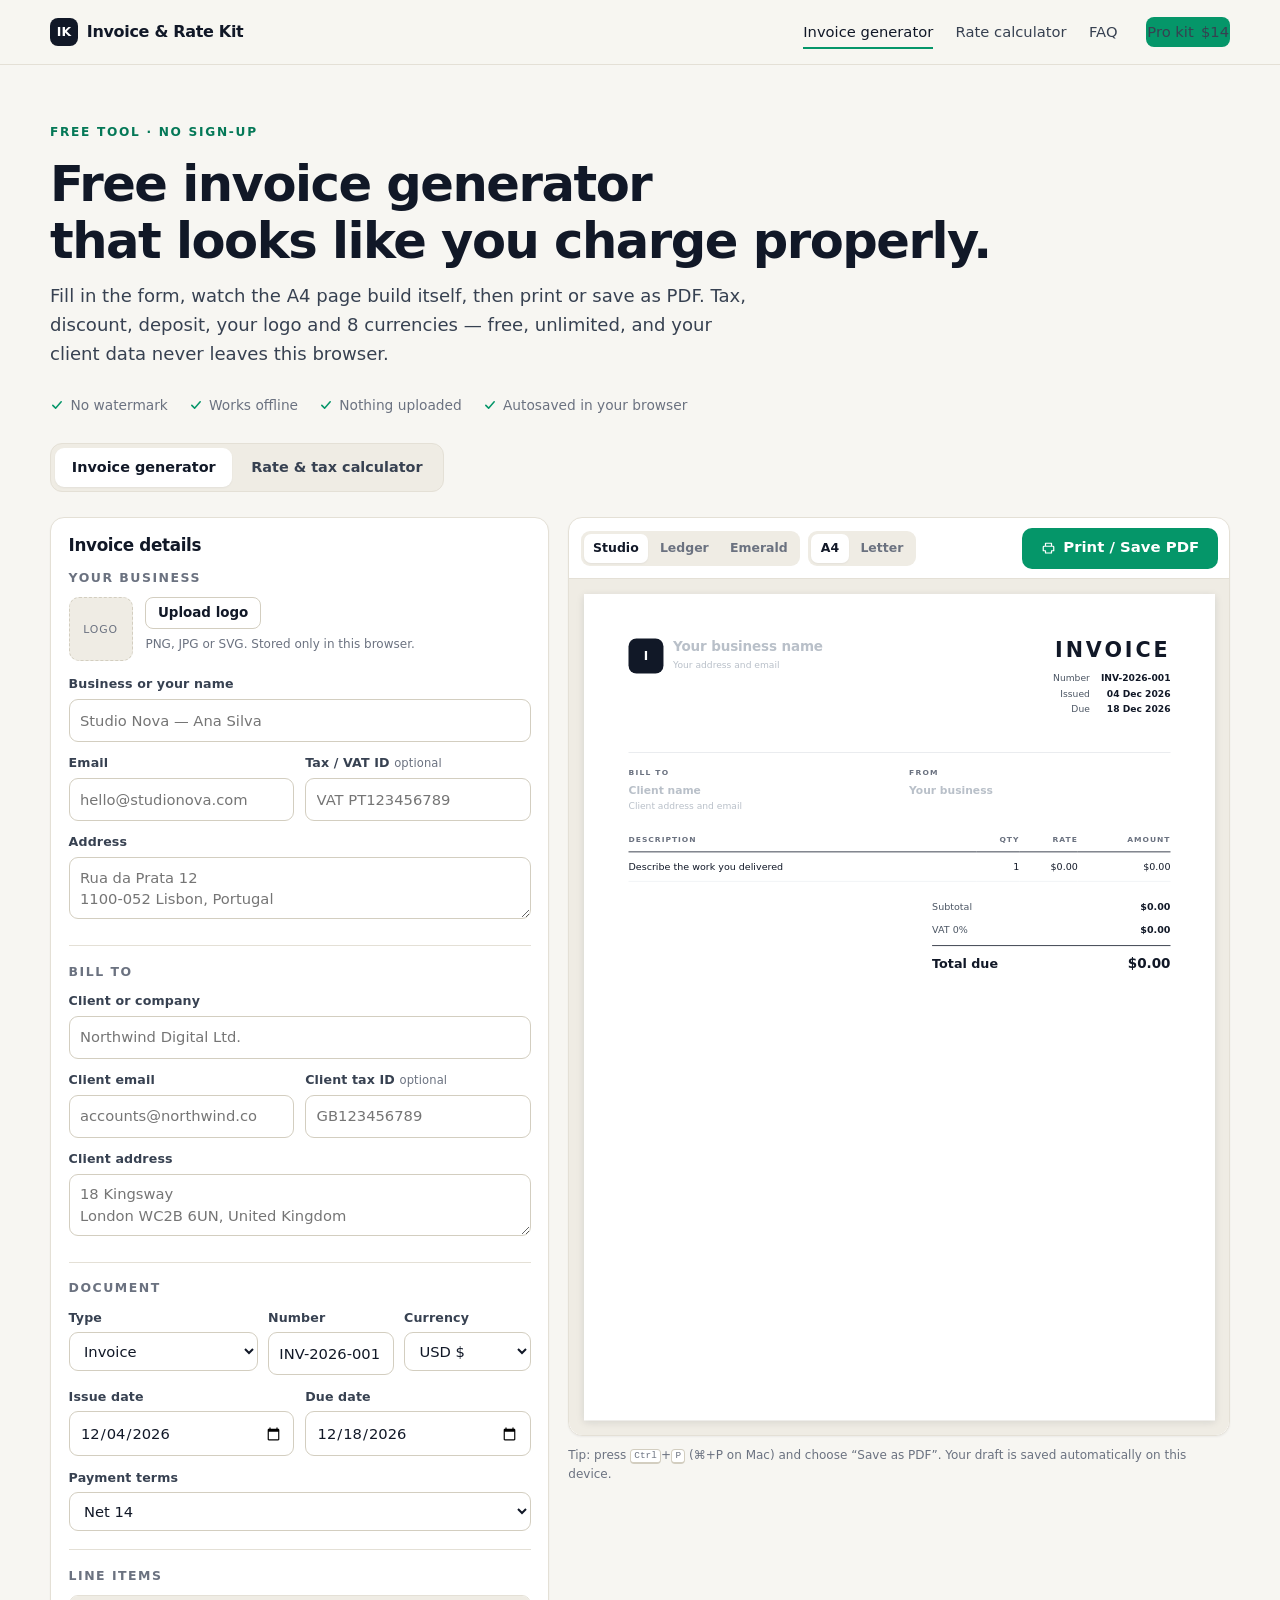
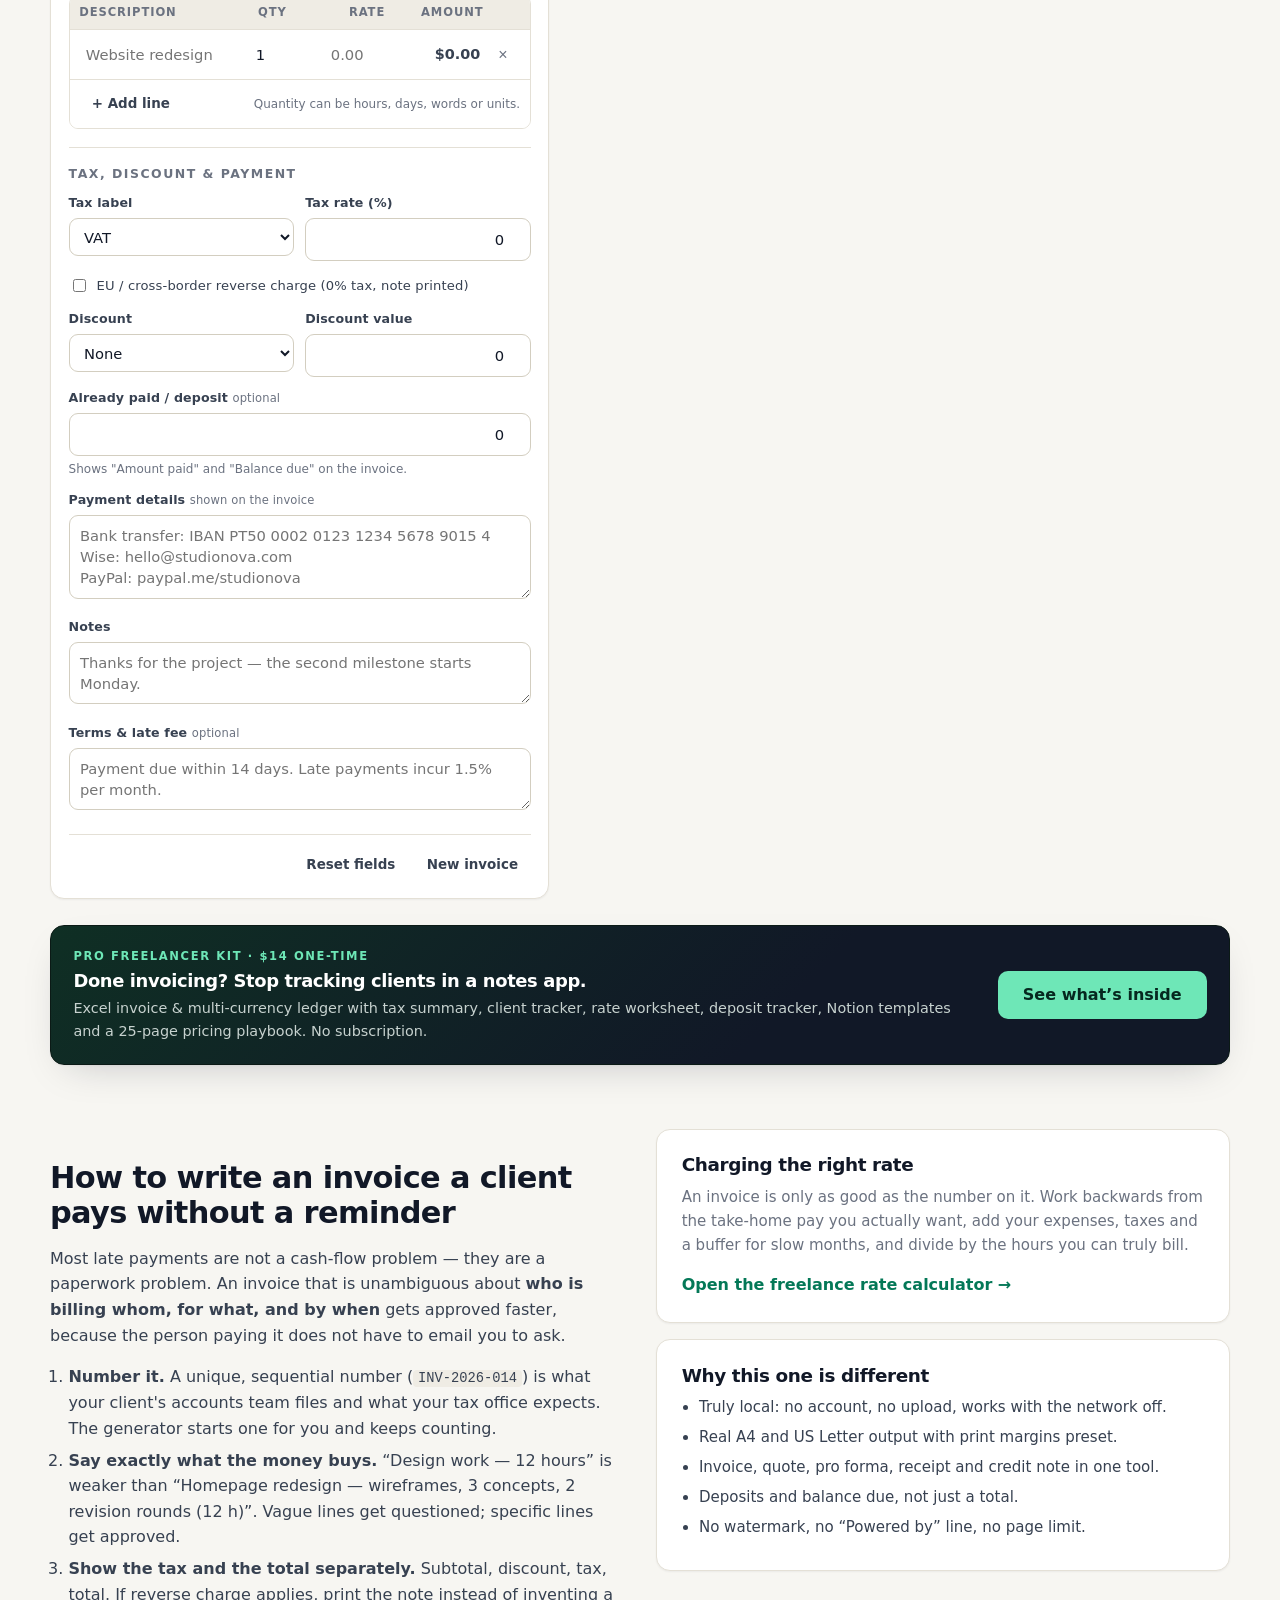
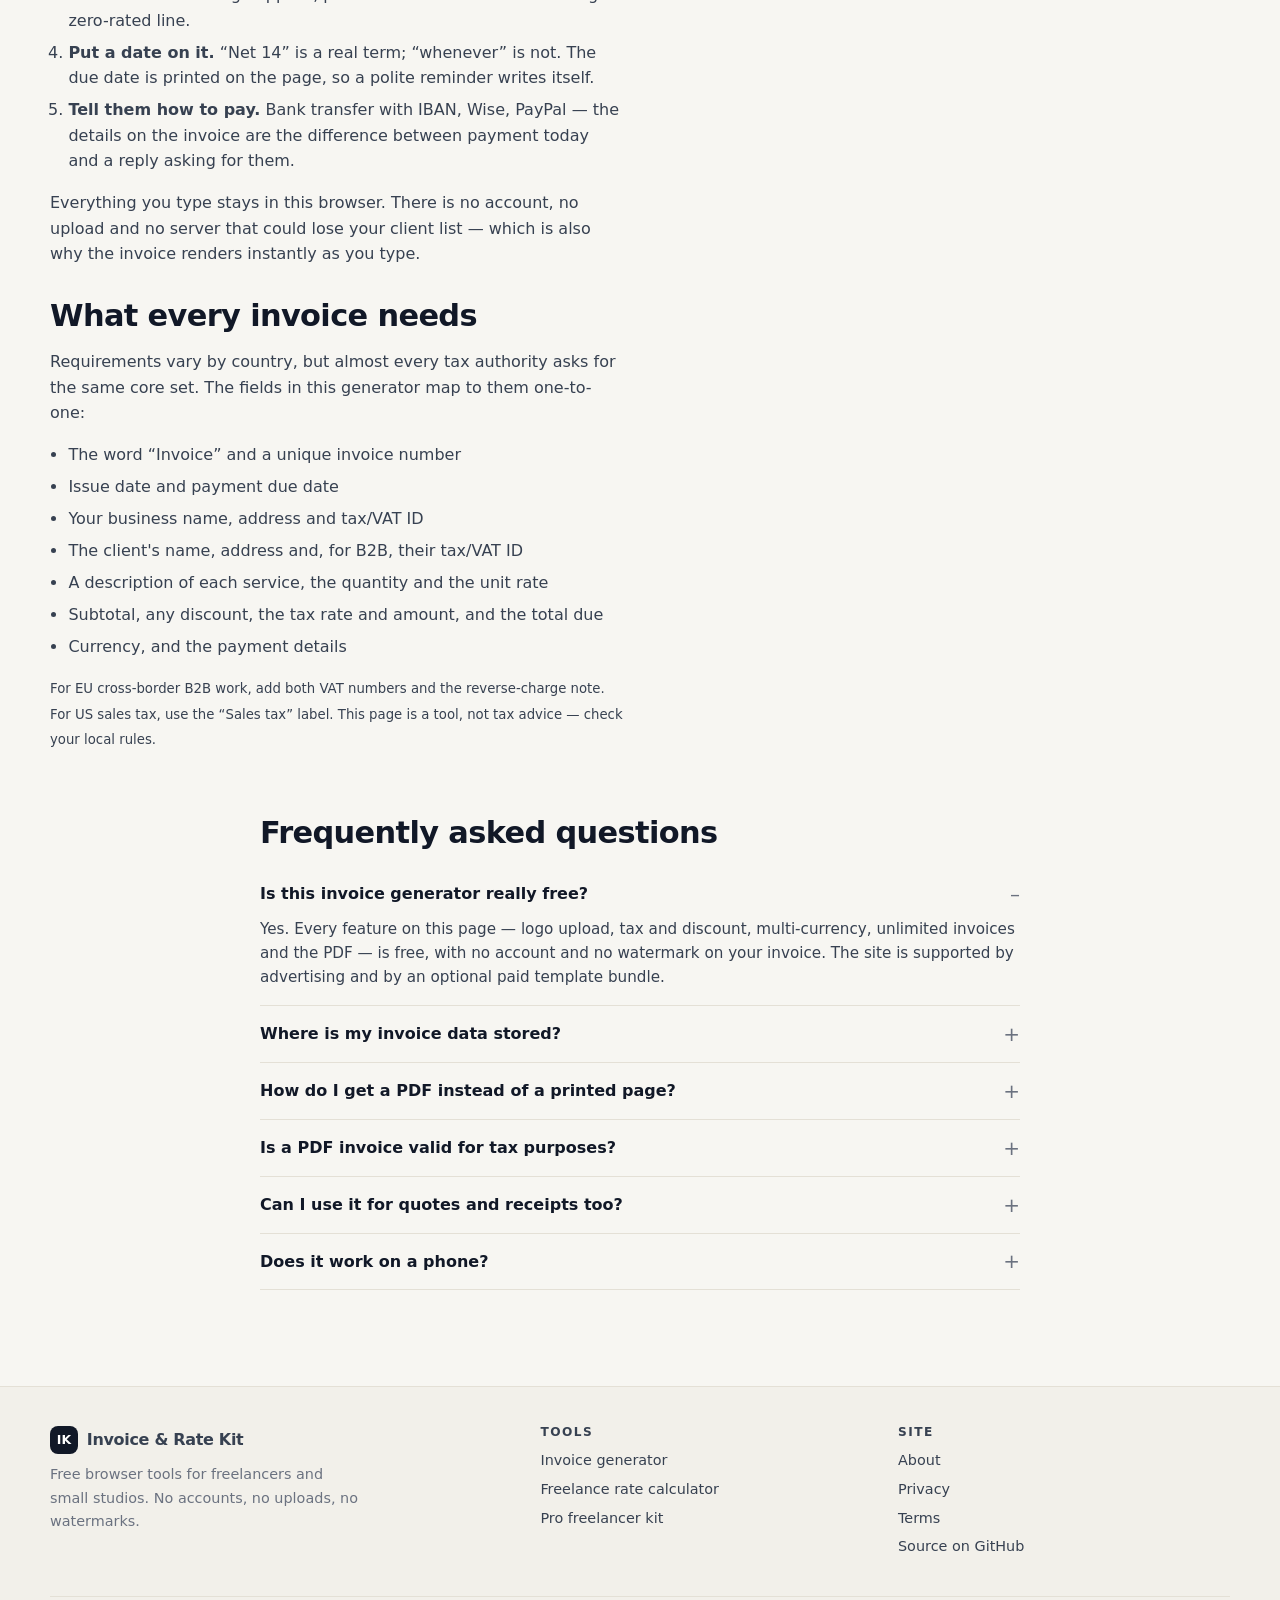
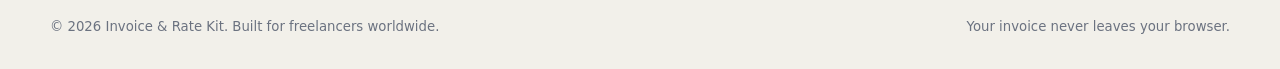
<file: index.html>
<!DOCTYPE html>
<html lang="en">
<head>
<meta charset="utf-8">
<meta name="viewport" content="width=device-width, initial-scale=1">
<title>Free Invoice Generator — Instant PDF, No Sign-up | Invoice &amp; Rate Kit</title>
<meta name="description" content="Free invoice generator for freelancers: live A4 preview, tax, discount, multi-currency, your logo, and a PDF in one click. No sign-up, no watermark.">
<link rel="canonical" href="https://wlalsrb1109-ctrl.github.io/freelance-invoice-kit/">
<meta name="theme-color" content="#f7f6f2">
<meta property="og:type" content="website">
<meta property="og:site_name" content="Invoice &amp; Rate Kit">
<meta property="og:title" content="Free Invoice Generator — Instant PDF, No Sign-up">
<meta property="og:description" content="Live A4 preview, tax, discount, multi-currency, your logo. Print or save as PDF in one click. Free forever, no watermark, nothing uploaded.">
<meta property="og:url" content="https://wlalsrb1109-ctrl.github.io/freelance-invoice-kit/">
<meta property="og:image" content="https://wlalsrb1109-ctrl.github.io/freelance-invoice-kit/assets/img/og-image.png">
<meta property="og:image:width" content="1200">
<meta property="og:image:height" content="630">
<meta name="twitter:card" content="summary_large_image">
<meta name="twitter:title" content="Free Invoice Generator — Instant PDF, No Sign-up">
<meta name="twitter:description" content="Live A4 preview, tax, discount, multi-currency, your logo. Free forever, no watermark, nothing uploaded.">
<meta name="twitter:image" content="https://wlalsrb1109-ctrl.github.io/freelance-invoice-kit/assets/img/og-image.png">
<link rel="icon" href="assets/img/favicon.svg" type="image/svg+xml">
<link rel="stylesheet" href="assets/css/site.css">
<script type="application/ld+json">
{
  "@context": "https://schema.org",
  "@type": "SoftwareApplication",
  "name": "Invoice & Rate Kit — Free Invoice Generator",
  "applicationCategory": "BusinessApplication",
  "operatingSystem": "Any (web browser)",
  "url": "https://wlalsrb1109-ctrl.github.io/freelance-invoice-kit/",
  "description": "A free, browser-based invoice generator for freelancers and small businesses: live A4 or Letter preview, tax, discount, multi-currency, logo upload and one-click PDF via print. No account, no watermark, no data leaves the device.",
  "offers": { "@type": "Offer", "price": "0", "priceCurrency": "USD" },
  "featureList": [
    "Live A4 / US Letter invoice preview",
    "Tax, discount, deposit and balance due",
    "Multi-currency with correct formatting",
    "Logo upload",
    "Print or save as PDF in one click",
    "Works offline in the browser, no account needed"
  ],
  "isAccessibleForFree": true,
  "inLanguage": "en"
}
</script>
<script type="application/ld+json">
{
  "@context": "https://schema.org",
  "@type": "FAQPage",
  "mainEntity": [
    {
      "@type": "Question",
      "name": "Is this invoice generator really free?",
      "acceptedAnswer": { "@type": "Answer", "text": "Yes. Every feature on this page — logo upload, tax and discount, multi-currency, unlimited invoices and the PDF — is free, with no account and no watermark on your invoice. The site is supported by advertising and by an optional paid template bundle." }
    },
    {
      "@type": "Question",
      "name": "Where is my invoice data stored?",
      "acceptedAnswer": { "@type": "Answer", "text": "Only in your own browser, in local storage on this device. The invoice is built entirely in your browser, so your client names, rates and bank details are never uploaded to a server. Clearing your browser data deletes the draft, so save the PDF when you are done." }
    },
    {
      "@type": "Question",
      "name": "How do I get a PDF instead of a printed page?",
      "acceptedAnswer": { "@type": "Answer", "text": "Press Print / Save PDF: your browser's print dialog opens with everything except the invoice sheet hidden. Choose 'Save as PDF' as the destination. Margins are preset, so the invoice lands on one A4 or US Letter page." }
    },
    {
      "@type": "Question",
      "name": "Is a PDF invoice valid for tax purposes?",
      "acceptedAnswer": { "@type": "Answer", "text": "In most countries an invoice PDF needs the same details as a paper one: a unique invoice number, the date, both parties' names and addresses, a description of the work, the amount, tax and total. Rules differ by jurisdiction (for example EU VAT numbers and reverse charge), so check your local requirements — this tool gives you the fields, not tax advice." }
    },
    {
      "@type": "Question",
      "name": "Can I use it for quotes and receipts too?",
      "acceptedAnswer": { "@type": "Answer", "text": "Yes. Switch the document type to Quote, Receipt, Credit note or Pro forma and the heading, numbering and totals adjust. One tool covers the whole client cycle." }
    }
  ]
}
</script>
<script async src="https://pagead2.googlesyndication.com/pagead/js/adsbygoogle.js?client=ca-pub-2460413037129320" crossorigin="anonymous"></script>
</head>
<body>
<a class="skip-link" href="#tool">Skip to the invoice generator</a>

<header class="site-header">
  <div class="wrap header-inner">
    <a class="brand" href="index.html">
      <span class="brand-mark" aria-hidden="true">IK</span>
      <span>Invoice &amp; Rate Kit</span>
    </a>
    <nav class="nav" aria-label="Main">
      <a href="index.html" class="nav-hide">Invoice generator</a>
      <a href="rate-calculator.html" class="nav-hide">Rate calculator</a>
      <a href="index.html#faq" class="nav-hide">FAQ</a>
      <a class="btn btn-accent btn-sm header-cta" href="pro.html" data-pro-link>Pro kit <span data-pro-price>$14</span></a>
    </nav>
  </div>
</header>

<main id="tool">
  <section class="hero" style="padding-bottom:.6rem">
    <div class="wrap">
      <p class="eyebrow">Free tool · No sign-up</p>
      <h1>Free invoice generator<br>that looks like you charge properly.</h1>
      <p class="lede">Fill in the form, watch the A4 page build itself, then print or save as PDF. Tax, discount, deposit, your logo and 8 currencies — free, unlimited, and your client data never leaves this browser.</p>
      <ul class="trust-row">
        <li><svg width="14" height="14" viewBox="0 0 20 20" fill="none" aria-hidden="true"><path d="M4 10.5l4 4 8-9" stroke="currentColor" stroke-width="2.2" stroke-linecap="round" stroke-linejoin="round"/></svg>No watermark</li>
        <li><svg width="14" height="14" viewBox="0 0 20 20" fill="none" aria-hidden="true"><path d="M4 10.5l4 4 8-9" stroke="currentColor" stroke-width="2.2" stroke-linecap="round" stroke-linejoin="round"/></svg>Works offline</li>
        <li><svg width="14" height="14" viewBox="0 0 20 20" fill="none" aria-hidden="true"><path d="M4 10.5l4 4 8-9" stroke="currentColor" stroke-width="2.2" stroke-linecap="round" stroke-linejoin="round"/></svg>Nothing uploaded</li>
        <li><svg width="14" height="14" viewBox="0 0 20 20" fill="none" aria-hidden="true"><path d="M4 10.5l4 4 8-9" stroke="currentColor" stroke-width="2.2" stroke-linecap="round" stroke-linejoin="round"/></svg>Autosaved in your browser</li>
      </ul>
    </div>
  </section>

  <div class="wrap">
    <div class="tabbar" role="tablist" aria-label="Tools">
      <a role="tab" aria-selected="true" class="tab is-active" href="index.html">Invoice generator</a>
      <a role="tab" aria-selected="false" class="tab" href="rate-calculator.html">Rate &amp; tax calculator</a>
    </div>
  </div>

  <section class="tool-shell">
    <div class="wrap">
      <div class="workspace">

        <!-- ================= EDITOR ================= -->
        <form class="card editor no-print" id="invoiceForm" autocomplete="on" novalidate>
          <div class="editor-top">
            <h2>Invoice details</h2>
            <span class="save-state" id="saveState" role="status" aria-live="polite"></span>
          </div>

          <div class="editor-group">
            <h3>Your business</h3>
            <div class="logo-row">
              <div class="logo-preview" id="logoPreview" aria-hidden="true"><span>Logo</span></div>
              <div class="logo-actions">
                <input type="file" id="logoInput" accept="image/png,image/jpeg,image/webp,image/svg+xml" class="visually-hidden">
                <button type="button" class="btn btn-outline btn-sm" id="logoBtn">Upload logo</button>
                <button type="button" class="btn btn-ghost btn-sm btn-danger" id="logoClear" hidden>Remove</button>
                <p class="hint">PNG, JPG or SVG. Stored only in this browser.</p>
              </div>
            </div>
            <div class="field">
              <label for="bizName">Business or your name</label>
              <input class="input" id="bizName" data-field="biz.name" placeholder="Studio Nova — Ana Silva" autocomplete="organization">
            </div>
            <div class="field-row">
              <div class="field">
                <label for="bizEmail">Email</label>
                <input class="input" id="bizEmail" data-field="biz.email" type="email" placeholder="hello@studionova.com" autocomplete="email">
              </div>
              <div class="field">
                <label for="bizTax">Tax / VAT ID <span class="opt">optional</span></label>
                <input class="input" id="bizTax" data-field="biz.taxId" placeholder="VAT PT123456789">
              </div>
            </div>
            <div class="field">
              <label for="bizAddress">Address</label>
              <textarea class="input" id="bizAddress" data-field="biz.address" rows="2" placeholder="Rua da Prata 12&#10;1100-052 Lisbon, Portugal"></textarea>
            </div>
          </div>

          <div class="editor-group">
            <h3>Bill to</h3>
            <div class="field">
              <label for="clientName">Client or company</label>
              <input class="input" id="clientName" data-field="client.name" placeholder="Northwind Digital Ltd.">
            </div>
            <div class="field-row">
              <div class="field">
                <label for="clientEmail">Client email</label>
                <input class="input" id="clientEmail" data-field="client.email" type="email" placeholder="accounts@northwind.co">
              </div>
              <div class="field">
                <label for="clientTax">Client tax ID <span class="opt">optional</span></label>
                <input class="input" id="clientTax" data-field="client.taxId" placeholder="GB123456789">
              </div>
            </div>
            <div class="field">
              <label for="clientAddress">Client address</label>
              <textarea class="input" id="clientAddress" data-field="client.address" rows="2" placeholder="18 Kingsway&#10;London WC2B 6UN, United Kingdom"></textarea>
            </div>
          </div>

          <div class="editor-group">
            <h3>Document</h3>
            <div class="field-row-3">
              <div class="field">
                <label for="docType">Type</label>
                <select class="input" id="docType" data-field="docType">
                  <option value="invoice">Invoice</option>
                  <option value="quote">Quote / Estimate</option>
                  <option value="proforma">Pro forma invoice</option>
                  <option value="receipt">Receipt</option>
                  <option value="credit">Credit note</option>
                </select>
              </div>
              <div class="field">
                <label for="invNumber">Number</label>
                <input class="input" id="invNumber" data-field="meta.number">
              </div>
              <div class="field">
                <label for="currency">Currency</label>
                <select class="input" id="currency" data-field="currency">
                  <option value="USD">USD $</option>
                  <option value="EUR">EUR €</option>
                  <option value="GBP">GBP £</option>
                  <option value="KRW">KRW ₩</option>
                  <option value="CAD">CAD $</option>
                  <option value="AUD">AUD $</option>
                  <option value="JPY">JPY ¥</option>
                  <option value="INR">INR ₹</option>
                  <option value="CHF">CHF</option>
                  <option value="SEK">SEK</option>
                </select>
              </div>
            </div>
            <div class="field-row">
              <div class="field">
                <label for="issueDate">Issue date</label>
                <input class="input" id="issueDate" data-field="meta.issue" type="date">
              </div>
              <div class="field">
                <label for="dueDate">Due date</label>
                <input class="input" id="dueDate" data-field="meta.due" type="date">
              </div>
            </div>
            <div class="field">
              <label for="termPreset">Payment terms</label>
              <select class="input" id="termPreset">
                <option value="0">Due on receipt</option>
                <option value="7">Net 7</option>
                <option value="14" selected>Net 14</option>
                <option value="30">Net 30</option>
                <option value="45">Net 45</option>
                <option value="60">Net 60</option>
                <option value="custom">Custom dates</option>
              </select>
            </div>
          </div>

          <div class="editor-group">
            <h3>Line items</h3>
            <div class="items">
              <div class="item-head" aria-hidden="true">
                <span>Description</span><span>Qty</span><span>Rate</span><span>Amount</span><span></span>
              </div>
              <div id="itemRows"></div>
              <div class="items-foot">
                <button type="button" class="btn btn-ghost btn-sm" id="addItem">+ Add line</button>
                <span class="hint" style="margin:0">Quantity can be hours, days, words or units.</span>
              </div>
            </div>
          </div>

          <div class="editor-group">
            <h3>Tax, discount &amp; payment</h3>
            <div class="field-row">
              <div class="field">
                <label for="taxLabel">Tax label</label>
                <select class="input" id="taxLabel" data-field="taxLabel">
                  <option value="VAT">VAT</option>
                  <option value="GST">GST</option>
                  <option value="Sales tax">Sales tax</option>
                  <option value="IVA">IVA</option>
                  <option value="MwSt">MwSt</option>
                  <option value="Consumption tax">Consumption tax</option>
                  <option value="None">No tax</option>
                </select>
              </div>
              <div class="field">
                <label for="taxRate">Tax rate (%)</label>
                <input class="input input-num" id="taxRate" data-field="taxRate" type="number" inputmode="decimal" min="0" max="100" step="0.01" value="0">
              </div>
            </div>
            <div class="check-row">
              <input type="checkbox" id="reverseCharge" data-field="reverseCharge">
              <label for="reverseCharge">EU / cross-border reverse charge (0% tax, note printed)</label>
            </div>
            <div class="field-row">
              <div class="field">
                <label for="discountType">Discount</label>
                <select class="input" id="discountType" data-field="discountType">
                  <option value="none">None</option>
                  <option value="percent">Percent (%)</option>
                  <option value="amount">Fixed amount</option>
                </select>
              </div>
              <div class="field">
                <label for="discountValue">Discount value</label>
                <input class="input input-num" id="discountValue" data-field="discountValue" type="number" inputmode="decimal" min="0" step="0.01" value="0">
              </div>
            </div>
            <div class="field">
              <label for="paid">Already paid / deposit <span class="opt">optional</span></label>
              <input class="input input-num" id="paid" data-field="paid" type="number" inputmode="decimal" min="0" step="0.01" value="0">
              <p class="hint">Shows "Amount paid" and "Balance due" on the invoice.</p>
            </div>
            <div class="field">
              <label for="payment">Payment details <span class="opt">shown on the invoice</span></label>
              <textarea class="input" id="payment" data-field="payment" rows="3" placeholder="Bank transfer: IBAN PT50 0002 0123 1234 5678 9015 4&#10;Wise: hello@studionova.com&#10;PayPal: paypal.me/studionova"></textarea>
            </div>
            <div class="field">
              <label for="notes">Notes</label>
              <textarea class="input" id="notes" data-field="notes" rows="2" placeholder="Thanks for the project — the second milestone starts Monday."></textarea>
            </div>
            <div class="field">
              <label for="termsText">Terms &amp; late fee <span class="opt">optional</span></label>
              <textarea class="input" id="termsText" data-field="termsText" rows="2" placeholder="Payment due within 14 days. Late payments incur 1.5% per month."></textarea>
            </div>
          </div>

          <div class="editor-foot">
            <button type="button" class="btn btn-ghost btn-sm" id="resetBtn">Reset fields</button>
            <button type="button" class="btn btn-ghost btn-sm" id="newBtn">New invoice</button>
          </div>
        </form>

        <!-- ================= PREVIEW ================= -->
        <div class="preview-col">
          <div class="card">
            <div class="preview-bar no-print">
              <div class="seg" role="group" aria-label="Invoice style">
                <button type="button" class="seg-btn is-active" data-template="studio">Studio</button>
                <button type="button" class="seg-btn" data-template="ledger">Ledger</button>
                <button type="button" class="seg-btn" data-template="emerald">Emerald</button>
              </div>
              <div class="seg seg-paper" role="group" aria-label="Paper size">
                <button type="button" class="seg-btn is-active" data-paper="a4">A4</button>
                <button type="button" class="seg-btn" data-paper="letter">Letter</button>
              </div>
              <span class="spacer"></span>
              <button type="button" class="btn btn-accent" id="printBtn">
                <svg width="15" height="15" viewBox="0 0 20 20" fill="none" aria-hidden="true"><path d="M6 7V3h8v4M4 7h12a1 1 0 011 1v5h-3v3H6v-3H3V8a1 1 0 011-1z" stroke="currentColor" stroke-width="1.6" stroke-linejoin="round"/></svg>
                Print / Save PDF
              </button>
            </div>
            <div class="preview-frame">
              <div class="sheet-scaler" id="sheetScaler">
                <article class="sheet" id="sheet" aria-label="Invoice preview">
                  <div class="sheet-head">
                    <div class="sheet-brand">
                      <div class="sheet-logo" id="pvLogo">IK</div>
                      <div>
                        <div class="sheet-biz-name" id="pvBizName"></div>
                        <div class="sheet-biz-lines" id="pvBizLines"></div>
                      </div>
                    </div>
                    <div class="sheet-doc">
                      <h2 id="pvDocType">INVOICE</h2>
                      <dl class="sheet-meta">
                        <dt>Number</dt><dd id="pvNumber"></dd>
                        <dt>Issued</dt><dd id="pvIssued"></dd>
                        <dt>Due</dt><dd id="pvDue"></dd>
                      </dl>
                    </div>
                  </div>

                  <div class="sheet-parties">
                    <div>
                      <div class="party-label">Bill to</div>
                      <div class="party-name" id="pvClientName"></div>
                      <div class="party-lines" id="pvClientLines"></div>
                    </div>
                    <div>
                      <div class="party-label">From</div>
                      <div class="party-name" id="pvFromName"></div>
                      <div class="party-lines" id="pvFromLines"></div>
                    </div>
                  </div>

                  <table class="sheet-table">
                    <thead>
                      <tr>
                        <th scope="col">Description</th>
                        <th scope="col" class="num">Qty</th>
                        <th scope="col" class="num">Rate</th>
                        <th scope="col" class="num">Amount</th>
                      </tr>
                    </thead>
                    <tbody id="pvItems"></tbody>
                  </table>

                  <div class="sheet-foot">
                    <div class="totals">
                      <div class="trow"><span>Subtotal</span><span id="pvSubtotal"></span></div>
                      <div class="trow" id="pvDiscountRow"><span id="pvDiscountLabel">Discount</span><span id="pvDiscount"></span></div>
                      <div class="trow" id="pvTaxRow"><span id="pvTaxLabel">VAT 0%</span><span id="pvTax"></span></div>
                      <div class="trow grand"><span id="pvTotalLabel">Total</span><span id="pvTotal"></span></div>
                      <div class="trow" id="pvPaidRow"><span>Amount paid</span><span id="pvPaid"></span></div>
                      <div class="trow due" id="pvDueRow"><span>Balance due</span><span id="pvDueAmount"></span></div>
                    </div>
                  </div>

                  <div class="sheet-notes">
                    <div id="pvPaymentWrap">
                      <h4>Payment details</h4>
                      <p id="pvPayment"></p>
                    </div>
                    <div id="pvNotesWrap">
                      <h4>Notes</h4>
                      <p id="pvNotes"></p>
                    </div>
                  </div>
                  <div class="sheet-legal">
                    <span id="pvTerms"></span>
                    <span id="pvTaxIds"></span>
                  </div>
                </article>
              </div>
            </div>
          </div>
          <p class="hint no-print" style="margin-top:.6rem">Tip: press <kbd>Ctrl</kbd>+<kbd>P</kbd> (⌘+P on Mac) and choose “Save as PDF”. Your draft is saved automatically on this device.</p>
        </div>
      </div>

      <div class="ad-slot" data-ad-slot="top"><span class="ad-label">Advertisement</span></div>

      <div class="pro-card" style="margin-top:1.6rem">
        <div>
          <p class="pro-eyebrow">Pro freelancer kit · <span data-pro-price>$14</span> one-time</p>
          <h3>Done invoicing? Stop tracking clients in a notes app.</h3>
          <p>Excel invoice &amp; multi-currency ledger with tax summary, client tracker, rate worksheet, deposit tracker, Notion templates and a 25-page pricing playbook. No subscription.</p>
        </div>
        <a class="btn btn-accent btn-lg" href="pro.html" data-pro-link>See what’s inside</a>
      </div>
    </div>
  </section>

  <!-- ================= SEO CONTENT ================= -->
  <section class="section" style="padding-top:1rem">
    <div class="wrap">
      <div class="grid-2" style="align-items:start;gap:2rem">
        <div class="prose">
          <h2>How to write an invoice a client pays without a reminder</h2>
          <p>Most late payments are not a cash-flow problem — they are a paperwork problem. An invoice that is unambiguous about <strong>who is billing whom, for what, and by when</strong> gets approved faster, because the person paying it does not have to email you to ask.</p>
          <ol>
            <li><strong>Number it.</strong> A unique, sequential number (<code>INV-2026-014</code>) is what your client's accounts team files and what your tax office expects. The generator starts one for you and keeps counting.</li>
            <li><strong>Say exactly what the money buys.</strong> “Design work — 12 hours” is weaker than “Homepage redesign — wireframes, 3 concepts, 2 revision rounds (12 h)”. Vague lines get questioned; specific lines get approved.</li>
            <li><strong>Show the tax and the total separately.</strong> Subtotal, discount, tax, total. If reverse charge applies, print the note instead of inventing a zero-rated line.</li>
            <li><strong>Put a date on it.</strong> “Net 14” is a real term; “whenever” is not. The due date is printed on the page, so a polite reminder writes itself.</li>
            <li><strong>Tell them how to pay.</strong> Bank transfer with IBAN, Wise, PayPal — the details on the invoice are the difference between payment today and a reply asking for them.</li>
          </ol>
          <p>Everything you type stays in this browser. There is no account, no upload and no server that could lose your client list — which is also why the invoice renders instantly as you type.</p>

          <h2>What every invoice needs</h2>
          <p>Requirements vary by country, but almost every tax authority asks for the same core set. The fields in this generator map to them one-to-one:</p>
          <ul>
            <li>The word “Invoice” and a unique invoice number</li>
            <li>Issue date and payment due date</li>
            <li>Your business name, address and tax/VAT ID</li>
            <li>The client's name, address and, for B2B, their tax/VAT ID</li>
            <li>A description of each service, the quantity and the unit rate</li>
            <li>Subtotal, any discount, the tax rate and amount, and the total due</li>
            <li>Currency, and the payment details</li>
          </ul>
          <p class="muted"><small>For EU cross-border B2B work, add both VAT numbers and the reverse-charge note. For US sales tax, use the “Sales tax” label. This page is a tool, not tax advice — check your local rules.</small></p>
        </div>

        <div>
          <div class="card card-pad" style="margin-bottom:1rem">
            <h2 style="font-size:1.15rem">Charging the right rate</h2>
            <p class="muted" style="font-size:.94rem">An invoice is only as good as the number on it. Work backwards from the take-home pay you actually want, add your expenses, taxes and a buffer for slow months, and divide by the hours you can truly bill.</p>
            <p style="margin-bottom:0"><a href="rate-calculator.html"><strong>Open the freelance rate calculator →</strong></a></p>
          </div>
          <div class="card card-pad">
            <h2 style="font-size:1.15rem">Why this one is different</h2>
            <ul style="margin-bottom:0;font-size:.94rem;color:var(--ink-2)">
              <li>Truly local: no account, no upload, works with the network off.</li>
              <li>Real A4 and US Letter output with print margins preset.</li>
              <li>Invoice, quote, pro forma, receipt and credit note in one tool.</li>
              <li>Deposits and balance due, not just a total.</li>
              <li>No watermark, no “Powered by” line, no page limit.</li>
            </ul>
          </div>
        </div>
      </div>
    </div>
  </section>

  <section class="section" id="faq" style="padding-top:0">
    <div class="wrap-narrow">
      <h2>Frequently asked questions</h2>
      <details class="faq" open>
        <summary>Is this invoice generator really free?</summary>
        <p>Yes. Every feature on this page — logo upload, tax and discount, multi-currency, unlimited invoices and the PDF — is free, with no account and no watermark on your invoice. The site is supported by advertising and by an optional paid template bundle.</p>
      </details>
      <details class="faq">
        <summary>Where is my invoice data stored?</summary>
        <p>Only in your own browser, in local storage on this device. The invoice is built entirely in your browser, so your client names, rates and bank details are never uploaded to a server. Clearing your browser data deletes the draft, so save the PDF when you are done.</p>
      </details>
      <details class="faq">
        <summary>How do I get a PDF instead of a printed page?</summary>
        <p>Press <strong>Print / Save PDF</strong>: your browser's print dialog opens with everything except the invoice sheet hidden. Choose “Save as PDF” as the destination. Margins are preset, so the invoice lands on one A4 or US Letter page.</p>
      </details>
      <details class="faq">
        <summary>Is a PDF invoice valid for tax purposes?</summary>
        <p>In most countries an invoice PDF needs the same details as a paper one: a unique invoice number, the date, both parties' names and addresses, a description of the work, the amount, tax and total. Rules differ by jurisdiction (for example EU VAT numbers and reverse charge), so check your local requirements — this tool gives you the fields, not tax advice.</p>
      </details>
      <details class="faq">
        <summary>Can I use it for quotes and receipts too?</summary>
        <p>Yes. Switch the document type to Quote, Receipt, Credit note or Pro forma and the heading, numbering and totals adjust. One tool covers the whole client cycle.</p>
      </details>
      <details class="faq">
        <summary>Does it work on a phone?</summary>
        <p>Yes. The form is a single column on mobile and the preview scales to fit. Printing from iOS or Android gives you “Save as PDF” in the share sheet.</p>
      </details>
    </div>
  </section>

  <div class="wrap"><div class="ad-slot" data-ad-slot="bottom"><span class="ad-label">Advertisement</span></div></div>
</main>

<footer class="site-footer">
  <div class="wrap">
    <div class="footer-grid">
      <div>
        <a class="brand" href="index.html" style="margin-bottom:.6rem">
          <span class="brand-mark" aria-hidden="true">IK</span>
          <span>Invoice &amp; Rate Kit</span>
        </a>
        <p style="max-width:34ch">Free browser tools for freelancers and small studios. No accounts, no uploads, no watermarks.</p>
      </div>
      <div>
        <h4>Tools</h4>
        <ul>
          <li><a href="index.html">Invoice generator</a></li>
          <li><a href="rate-calculator.html">Freelance rate calculator</a></li>
          <li><a href="pro.html">Pro freelancer kit</a></li>
        </ul>
      </div>
      <div>
        <h4>Site</h4>
        <ul>
          <li><a href="about.html">About</a></li>
          <li><a href="privacy.html">Privacy</a></li>
          <li><a href="terms.html">Terms</a></li>
          <li><a href="https://github.com/wlalsrb1109-ctrl/freelance-invoice-kit" rel="noopener">Source on GitHub</a></li>
        </ul>
      </div>
    </div>
    <div class="footer-bottom">
      <span>© <span data-year>2026</span> Invoice &amp; Rate Kit. Built for freelancers worldwide.</span>
      <span>Your invoice never leaves your browser.</span>
    </div>
  </div>
</footer>

<style id="pageRule"></style>
<script src="assets/js/config.js" defer></script>
<script src="assets/js/calc.js" defer></script>
<script src="assets/js/app.js" defer></script>
<script src="assets/js/invoice.js" defer></script>
</body>
</html>
</file>
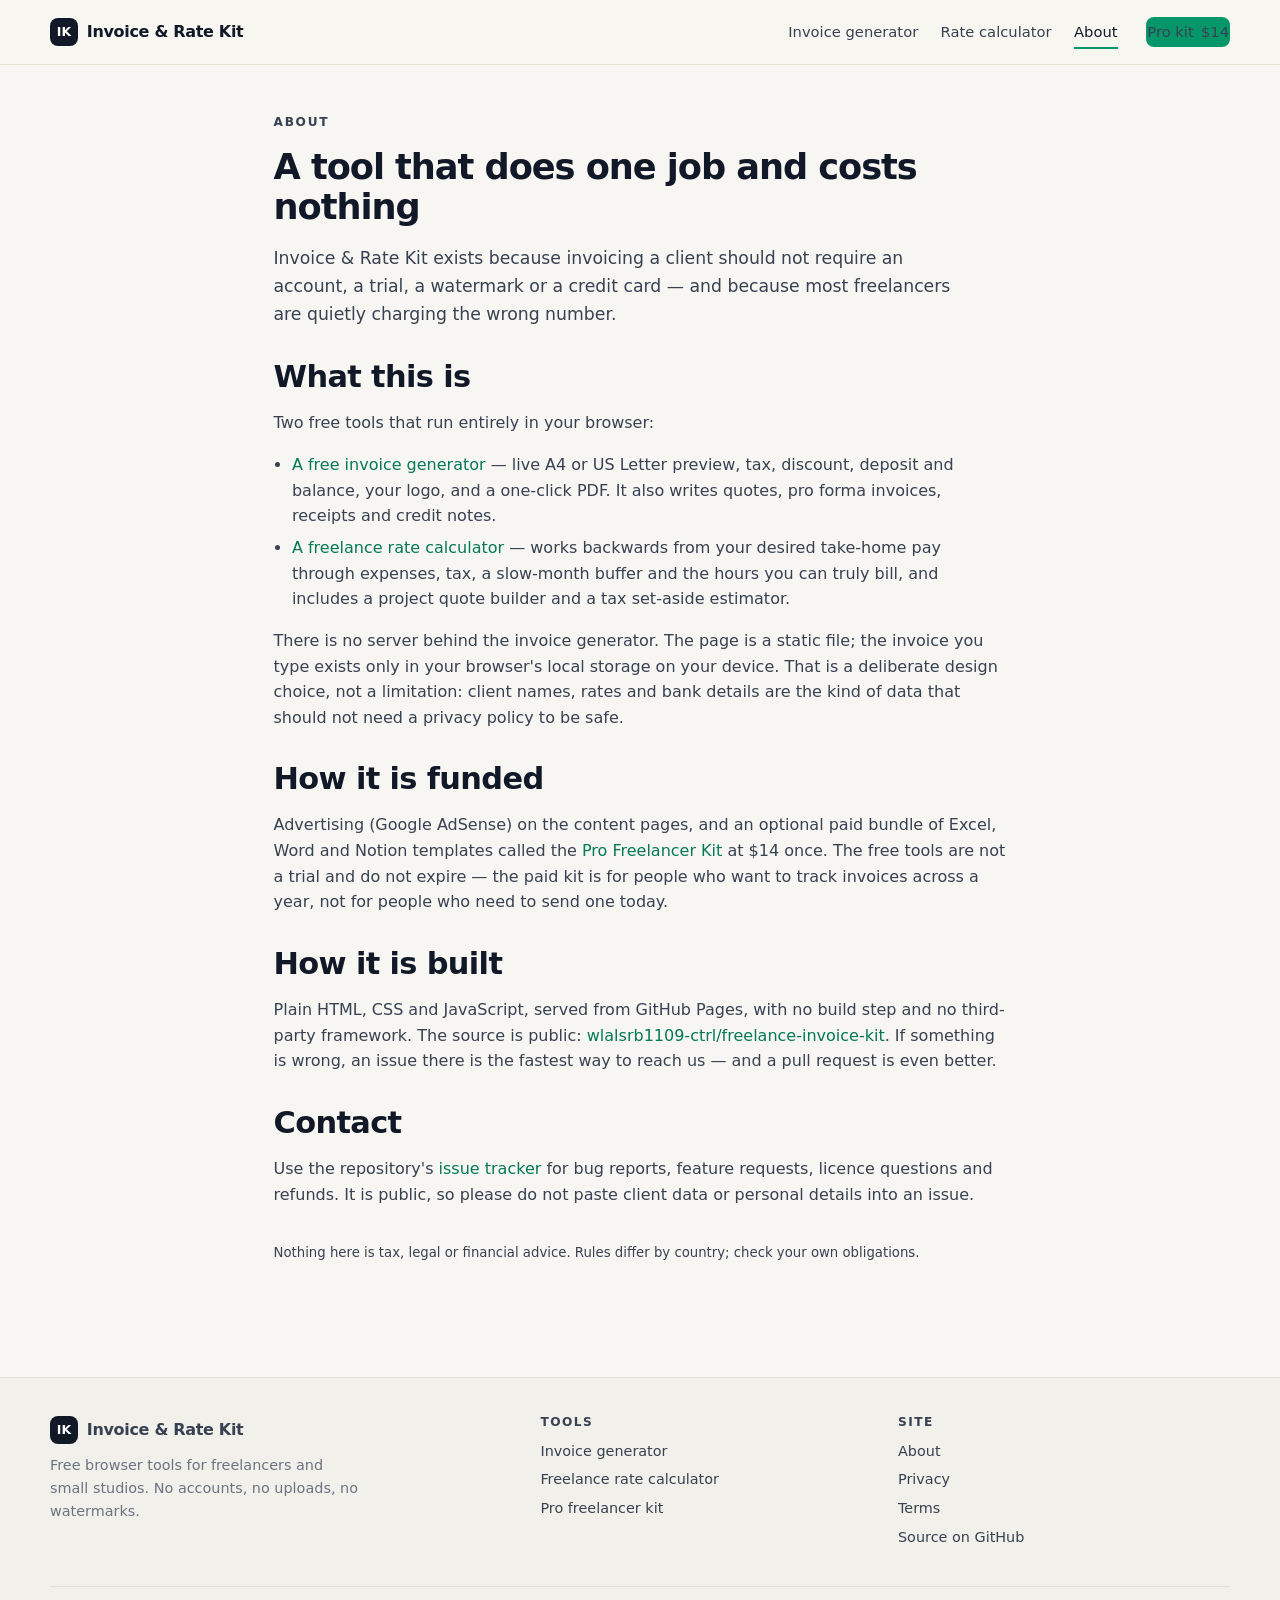
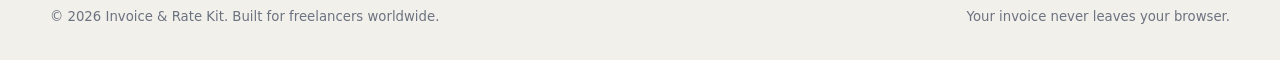
<file: about.html>
<!DOCTYPE html>
<html lang="en">
<head>
<meta charset="utf-8">
<meta name="viewport" content="width=device-width, initial-scale=1">
<title>About — who runs Invoice &amp; Rate Kit</title>
<meta name="description" content="Invoice &amp; Rate Kit is a small set of free, browser-only tools for freelancers: an invoice generator and a rate calculator. No accounts, no uploads.">
<link rel="canonical" href="https://wlalsrb1109-ctrl.github.io/freelance-invoice-kit/about.html">
<meta name="theme-color" content="#f7f6f2">
<meta property="og:type" content="website">
<meta property="og:title" content="About — Invoice &amp; Rate Kit">
<meta property="og:description" content="Free, browser-only tools for freelancers. No accounts, no uploads.">
<meta property="og:url" content="https://wlalsrb1109-ctrl.github.io/freelance-invoice-kit/about.html">
<link rel="icon" href="assets/img/favicon.svg" type="image/svg+xml">
<meta property="og:image" content="https://wlalsrb1109-ctrl.github.io/freelance-invoice-kit/assets/img/og-image.png">
<meta property="og:image:width" content="1200">
<meta property="og:image:height" content="630">
<link rel="stylesheet" href="assets/css/site.css">
<script async src="https://pagead2.googlesyndication.com/pagead/js/adsbygoogle.js?client=ca-pub-2460413037129320" crossorigin="anonymous"></script>
</head>
<body>
<a class="skip-link" href="#main">Skip to content</a>

<header class="site-header">
  <div class="wrap header-inner">
    <a class="brand" href="index.html">
      <span class="brand-mark" aria-hidden="true">IK</span>
      <span>Invoice &amp; Rate Kit</span>
    </a>
    <nav class="nav" aria-label="Main">
      <a href="index.html" class="nav-hide">Invoice generator</a>
      <a href="rate-calculator.html" class="nav-hide">Rate calculator</a>
      <a href="about.html" class="nav-hide" aria-current="page">About</a>
      <a class="btn btn-accent btn-sm header-cta" href="pro.html" data-pro-link>Pro kit <span data-pro-price>$14</span></a>
    </nav>
  </div>
</header>

<main id="main" class="section">
  <div class="wrap-narrow prose">
    <p class="eyebrow">About</p>
    <h1 style="font-size:2.2rem">A tool that does one job and costs nothing</h1>
    <p class="lede">Invoice &amp; Rate Kit exists because invoicing a client should not require an account, a trial, a watermark or a credit card — and because most freelancers are quietly charging the wrong number.</p>

    <h2>What this is</h2>
    <p>Two free tools that run entirely in your browser:</p>
    <ul>
      <li><a href="index.html">A free invoice generator</a> — live A4 or US Letter preview, tax, discount, deposit and balance, your logo, and a one-click PDF. It also writes quotes, pro forma invoices, receipts and credit notes.</li>
      <li><a href="rate-calculator.html">A freelance rate calculator</a> — works backwards from your desired take-home pay through expenses, tax, a slow-month buffer and the hours you can truly bill, and includes a project quote builder and a tax set-aside estimator.</li>
    </ul>
    <p>There is no server behind the invoice generator. The page is a static file; the invoice you type exists only in your browser's local storage on your device. That is a deliberate design choice, not a limitation: client names, rates and bank details are the kind of data that should not need a privacy policy to be safe.</p>

    <h2>How it is funded</h2>
    <p>Advertising (Google AdSense) on the content pages, and an optional paid bundle of Excel, Word and Notion templates called the <a href="pro.html">Pro Freelancer Kit</a> at <span data-pro-price>$14</span> once. The free tools are not a trial and do not expire — the paid kit is for people who want to track invoices across a year, not for people who need to send one today.</p>

    <h2>How it is built</h2>
    <p>Plain HTML, CSS and JavaScript, served from GitHub Pages, with no build step and no third-party framework. The source is public: <a href="https://github.com/wlalsrb1109-ctrl/freelance-invoice-kit" rel="noopener">wlalsrb1109-ctrl/freelance-invoice-kit</a>. If something is wrong, an issue there is the fastest way to reach us — and a pull request is even better.</p>

    <h2>Contact</h2>
    <p>Use the repository's <a href="https://github.com/wlalsrb1109-ctrl/freelance-invoice-kit/issues/new" rel="noopener">issue tracker</a> for bug reports, feature requests, licence questions and refunds. It is public, so please do not paste client data or personal details into an issue.</p>

    <p class="muted" style="margin-top:2rem"><small>Nothing here is tax, legal or financial advice. Rules differ by country; check your own obligations.</small></p>
  </div>
</main>

<footer class="site-footer">
  <div class="wrap">
    <div class="footer-grid">
      <div>
        <a class="brand" href="index.html" style="margin-bottom:.6rem">
          <span class="brand-mark" aria-hidden="true">IK</span>
          <span>Invoice &amp; Rate Kit</span>
        </a>
        <p style="max-width:34ch">Free browser tools for freelancers and small studios. No accounts, no uploads, no watermarks.</p>
      </div>
      <div>
        <h4>Tools</h4>
        <ul>
          <li><a href="index.html">Invoice generator</a></li>
          <li><a href="rate-calculator.html">Freelance rate calculator</a></li>
          <li><a href="pro.html">Pro freelancer kit</a></li>
        </ul>
      </div>
      <div>
        <h4>Site</h4>
        <ul>
          <li><a href="about.html">About</a></li>
          <li><a href="privacy.html">Privacy</a></li>
          <li><a href="terms.html">Terms</a></li>
          <li><a href="https://github.com/wlalsrb1109-ctrl/freelance-invoice-kit" rel="noopener">Source on GitHub</a></li>
        </ul>
      </div>
    </div>
    <div class="footer-bottom">
      <span>© <span data-year>2026</span> Invoice &amp; Rate Kit. Built for freelancers worldwide.</span>
      <span>Your invoice never leaves your browser.</span>
    </div>
  </div>
</footer>

<script src="assets/js/config.js" defer></script>
<script src="assets/js/app.js" defer></script>
</body>
</html>
</file>
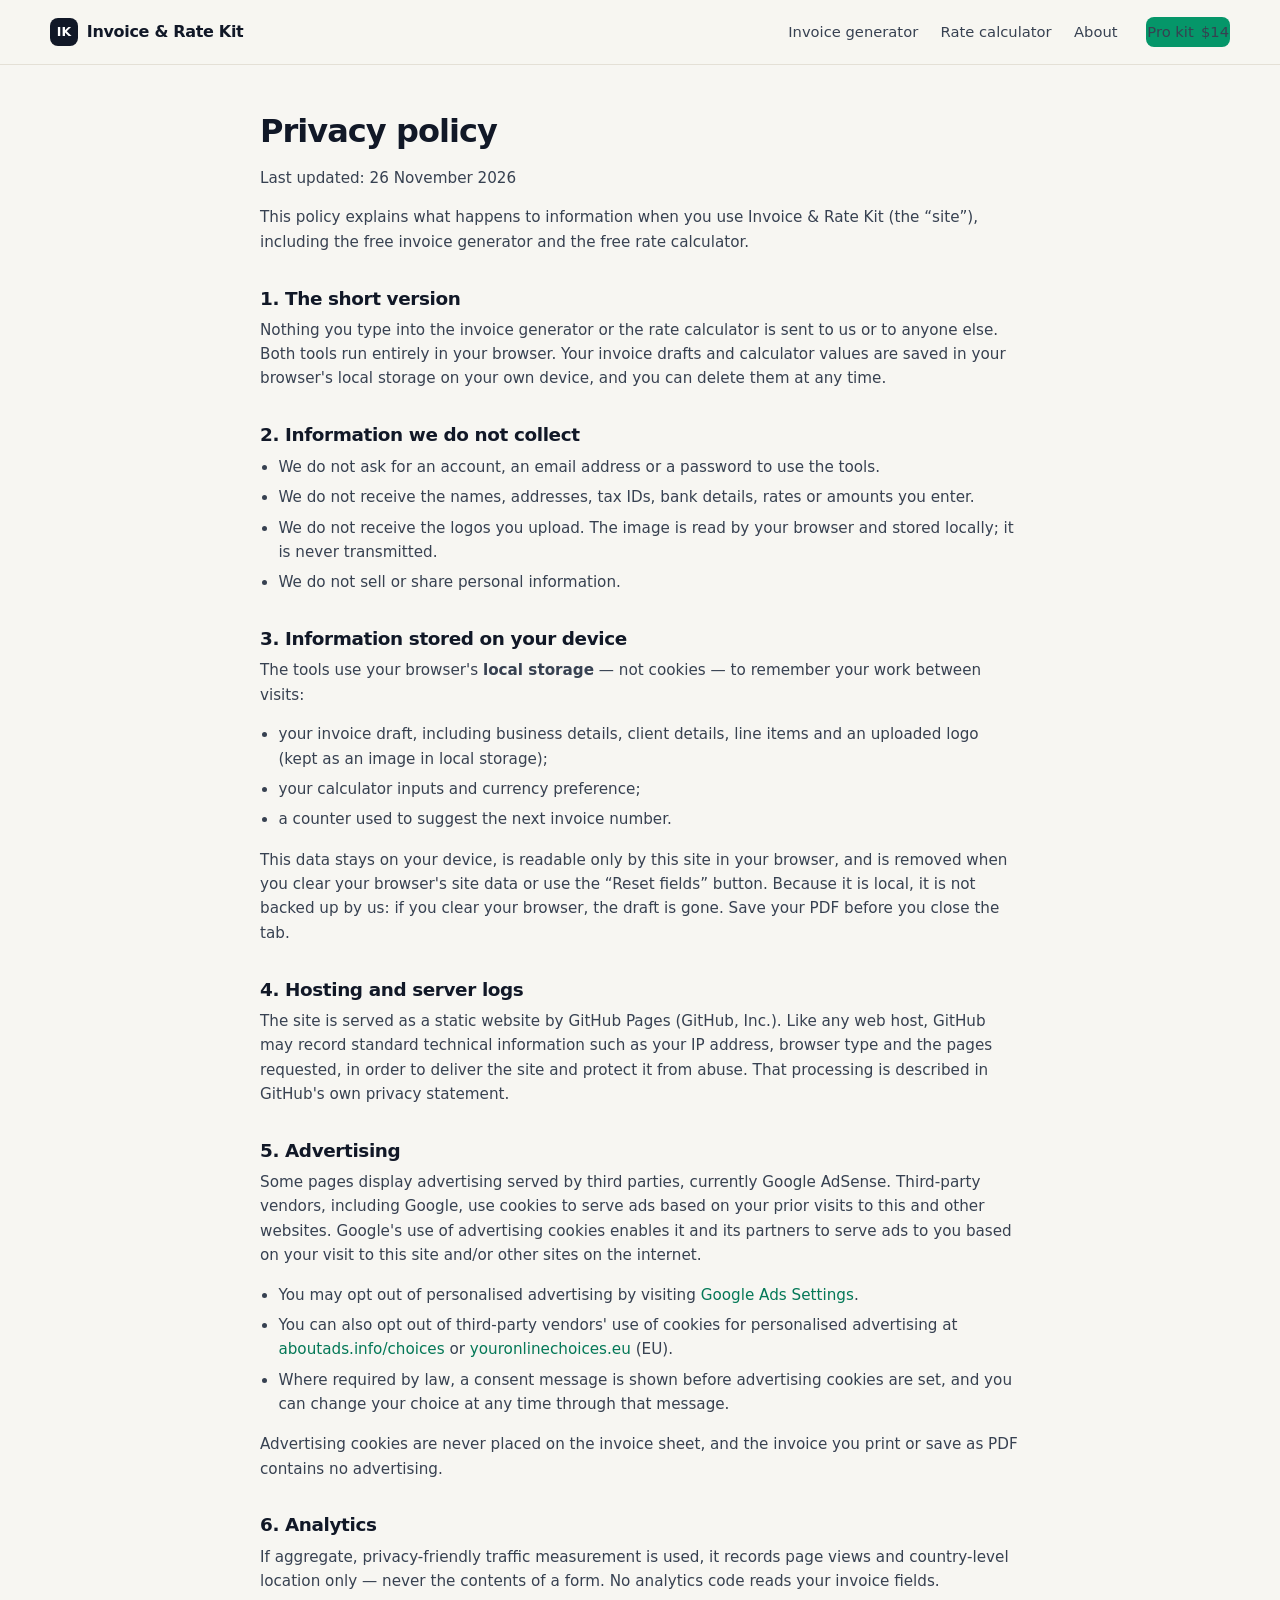
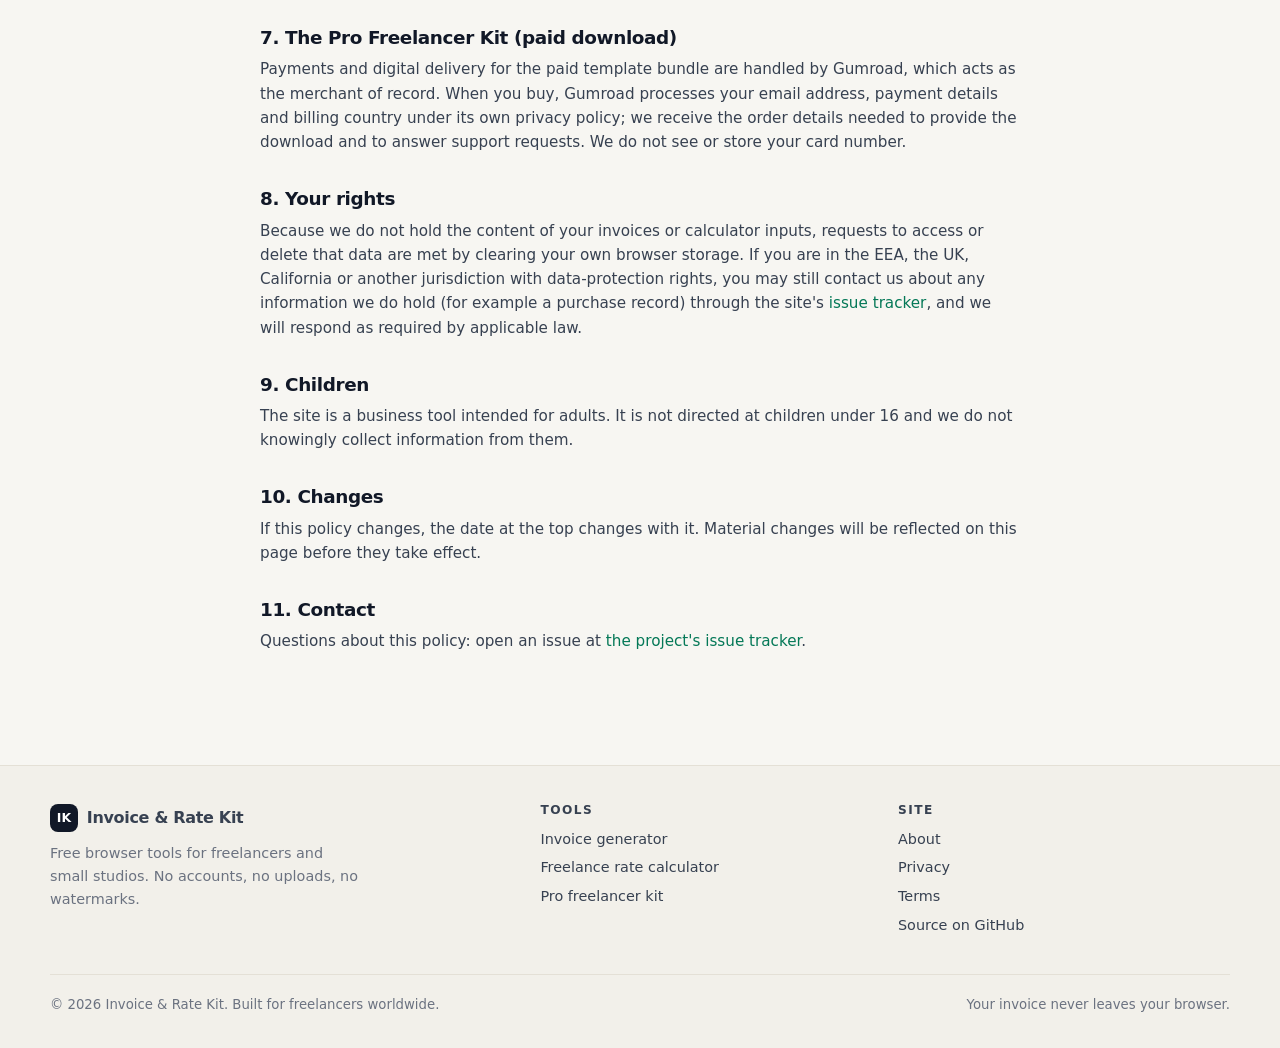
<file: privacy.html>
<!DOCTYPE html>
<html lang="en">
<head>
<meta charset="utf-8">
<meta name="viewport" content="width=device-width, initial-scale=1">
<title>Privacy Policy — Invoice &amp; Rate Kit</title>
<meta name="description" content="How Invoice & Rate Kit handles your data: the invoice generator and rate calculator run entirely in your browser, nothing you type is uploaded, and what cookies advertising may use.">
<link rel="canonical" href="https://wlalsrb1109-ctrl.github.io/freelance-invoice-kit/privacy.html">
<meta name="theme-color" content="#f7f6f2">
<meta property="og:type" content="website">
<meta property="og:title" content="Privacy Policy — Invoice &amp; Rate Kit">
<meta property="og:description" content="Nothing you type into the tools is uploaded. Here is exactly what is stored and what cookies are used.">
<meta property="og:url" content="https://wlalsrb1109-ctrl.github.io/freelance-invoice-kit/privacy.html">
<link rel="icon" href="assets/img/favicon.svg" type="image/svg+xml">
<meta property="og:image" content="https://wlalsrb1109-ctrl.github.io/freelance-invoice-kit/assets/img/og-image.png">
<meta property="og:image:width" content="1200">
<meta property="og:image:height" content="630">
<link rel="stylesheet" href="assets/css/site.css">
<script async src="https://pagead2.googlesyndication.com/pagead/js/adsbygoogle.js?client=ca-pub-2460413037129320" crossorigin="anonymous"></script>
</head>
<body>
<a class="skip-link" href="#main">Skip to content</a>

<header class="site-header">
  <div class="wrap header-inner">
    <a class="brand" href="index.html">
      <span class="brand-mark" aria-hidden="true">IK</span>
      <span>Invoice &amp; Rate Kit</span>
    </a>
    <nav class="nav" aria-label="Main">
      <a href="index.html" class="nav-hide">Invoice generator</a>
      <a href="rate-calculator.html" class="nav-hide">Rate calculator</a>
      <a href="about.html" class="nav-hide">About</a>
      <a class="btn btn-accent btn-sm header-cta" href="pro.html" data-pro-link>Pro kit <span data-pro-price>$14</span></a>
    </nav>
  </div>
</header>

<main id="main" class="section">
  <div class="wrap-narrow legal">
    <h1 style="font-size:2rem">Privacy policy</h1>
    <p class="muted">Last updated: 26 November 2026</p>

    <p>This policy explains what happens to information when you use Invoice &amp; Rate Kit (the “site”), including the free invoice generator and the free rate calculator.</p>

    <h2>1. The short version</h2>
    <p>Nothing you type into the invoice generator or the rate calculator is sent to us or to anyone else. Both tools run entirely in your browser. Your invoice drafts and calculator values are saved in your browser's local storage on your own device, and you can delete them at any time.</p>

    <h2>2. Information we do not collect</h2>
    <ul>
      <li>We do not ask for an account, an email address or a password to use the tools.</li>
      <li>We do not receive the names, addresses, tax IDs, bank details, rates or amounts you enter.</li>
      <li>We do not receive the logos you upload. The image is read by your browser and stored locally; it is never transmitted.</li>
      <li>We do not sell or share personal information.</li>
    </ul>

    <h2>3. Information stored on your device</h2>
    <p>The tools use your browser's <strong>local storage</strong> — not cookies — to remember your work between visits:</p>
    <ul>
      <li>your invoice draft, including business details, client details, line items and an uploaded logo (kept as an image in local storage);</li>
      <li>your calculator inputs and currency preference;</li>
      <li>a counter used to suggest the next invoice number.</li>
    </ul>
    <p>This data stays on your device, is readable only by this site in your browser, and is removed when you clear your browser's site data or use the “Reset fields” button. Because it is local, it is not backed up by us: if you clear your browser, the draft is gone. Save your PDF before you close the tab.</p>

    <h2>4. Hosting and server logs</h2>
    <p>The site is served as a static website by GitHub Pages (GitHub, Inc.). Like any web host, GitHub may record standard technical information such as your IP address, browser type and the pages requested, in order to deliver the site and protect it from abuse. That processing is described in GitHub's own privacy statement.</p>

    <h2>5. Advertising</h2>
    <p>Some pages display advertising served by third parties, currently Google AdSense. Third-party vendors, including Google, use cookies to serve ads based on your prior visits to this and other websites. Google's use of advertising cookies enables it and its partners to serve ads to you based on your visit to this site and/or other sites on the internet.</p>
    <ul>
      <li>You may opt out of personalised advertising by visiting <a href="https://www.google.com/settings/ads" rel="noopener nofollow">Google Ads Settings</a>.</li>
      <li>You can also opt out of third-party vendors' use of cookies for personalised advertising at <a href="https://www.aboutads.info/choices/" rel="noopener nofollow">aboutads.info/choices</a> or <a href="https://www.youronlinechoices.eu/" rel="noopener nofollow">youronlinechoices.eu</a> (EU).</li>
      <li>Where required by law, a consent message is shown before advertising cookies are set, and you can change your choice at any time through that message.</li>
    </ul>
    <p>Advertising cookies are never placed on the invoice sheet, and the invoice you print or save as PDF contains no advertising.</p>

    <h2>6. Analytics</h2>
    <p>If aggregate, privacy-friendly traffic measurement is used, it records page views and country-level location only — never the contents of a form. No analytics code reads your invoice fields.</p>

    <h2>7. The Pro Freelancer Kit (paid download)</h2>
    <p>Payments and digital delivery for the paid template bundle are handled by Gumroad, which acts as the merchant of record. When you buy, Gumroad processes your email address, payment details and billing country under its own privacy policy; we receive the order details needed to provide the download and to answer support requests. We do not see or store your card number.</p>

    <h2>8. Your rights</h2>
    <p>Because we do not hold the content of your invoices or calculator inputs, requests to access or delete that data are met by clearing your own browser storage. If you are in the EEA, the UK, California or another jurisdiction with data-protection rights, you may still contact us about any information we do hold (for example a purchase record) through the site's <a href="https://github.com/wlalsrb1109-ctrl/freelance-invoice-kit/issues/new" rel="noopener">issue tracker</a>, and we will respond as required by applicable law.</p>

    <h2>9. Children</h2>
    <p>The site is a business tool intended for adults. It is not directed at children under 16 and we do not knowingly collect information from them.</p>

    <h2>10. Changes</h2>
    <p>If this policy changes, the date at the top changes with it. Material changes will be reflected on this page before they take effect.</p>

    <h2>11. Contact</h2>
    <p>Questions about this policy: open an issue at <a href="https://github.com/wlalsrb1109-ctrl/freelance-invoice-kit/issues/new" rel="noopener">the project's issue tracker</a>.</p>
  </div>
</main>

<footer class="site-footer">
  <div class="wrap">
    <div class="footer-grid">
      <div>
        <a class="brand" href="index.html" style="margin-bottom:.6rem">
          <span class="brand-mark" aria-hidden="true">IK</span>
          <span>Invoice &amp; Rate Kit</span>
        </a>
        <p style="max-width:34ch">Free browser tools for freelancers and small studios. No accounts, no uploads, no watermarks.</p>
      </div>
      <div>
        <h4>Tools</h4>
        <ul>
          <li><a href="index.html">Invoice generator</a></li>
          <li><a href="rate-calculator.html">Freelance rate calculator</a></li>
          <li><a href="pro.html">Pro freelancer kit</a></li>
        </ul>
      </div>
      <div>
        <h4>Site</h4>
        <ul>
          <li><a href="about.html">About</a></li>
          <li><a href="privacy.html">Privacy</a></li>
          <li><a href="terms.html">Terms</a></li>
          <li><a href="https://github.com/wlalsrb1109-ctrl/freelance-invoice-kit" rel="noopener">Source on GitHub</a></li>
        </ul>
      </div>
    </div>
    <div class="footer-bottom">
      <span>© <span data-year>2026</span> Invoice &amp; Rate Kit. Built for freelancers worldwide.</span>
      <span>Your invoice never leaves your browser.</span>
    </div>
  </div>
</footer>

<script src="assets/js/config.js" defer></script>
<script src="assets/js/app.js" defer></script>
</body>
</html>
</file>
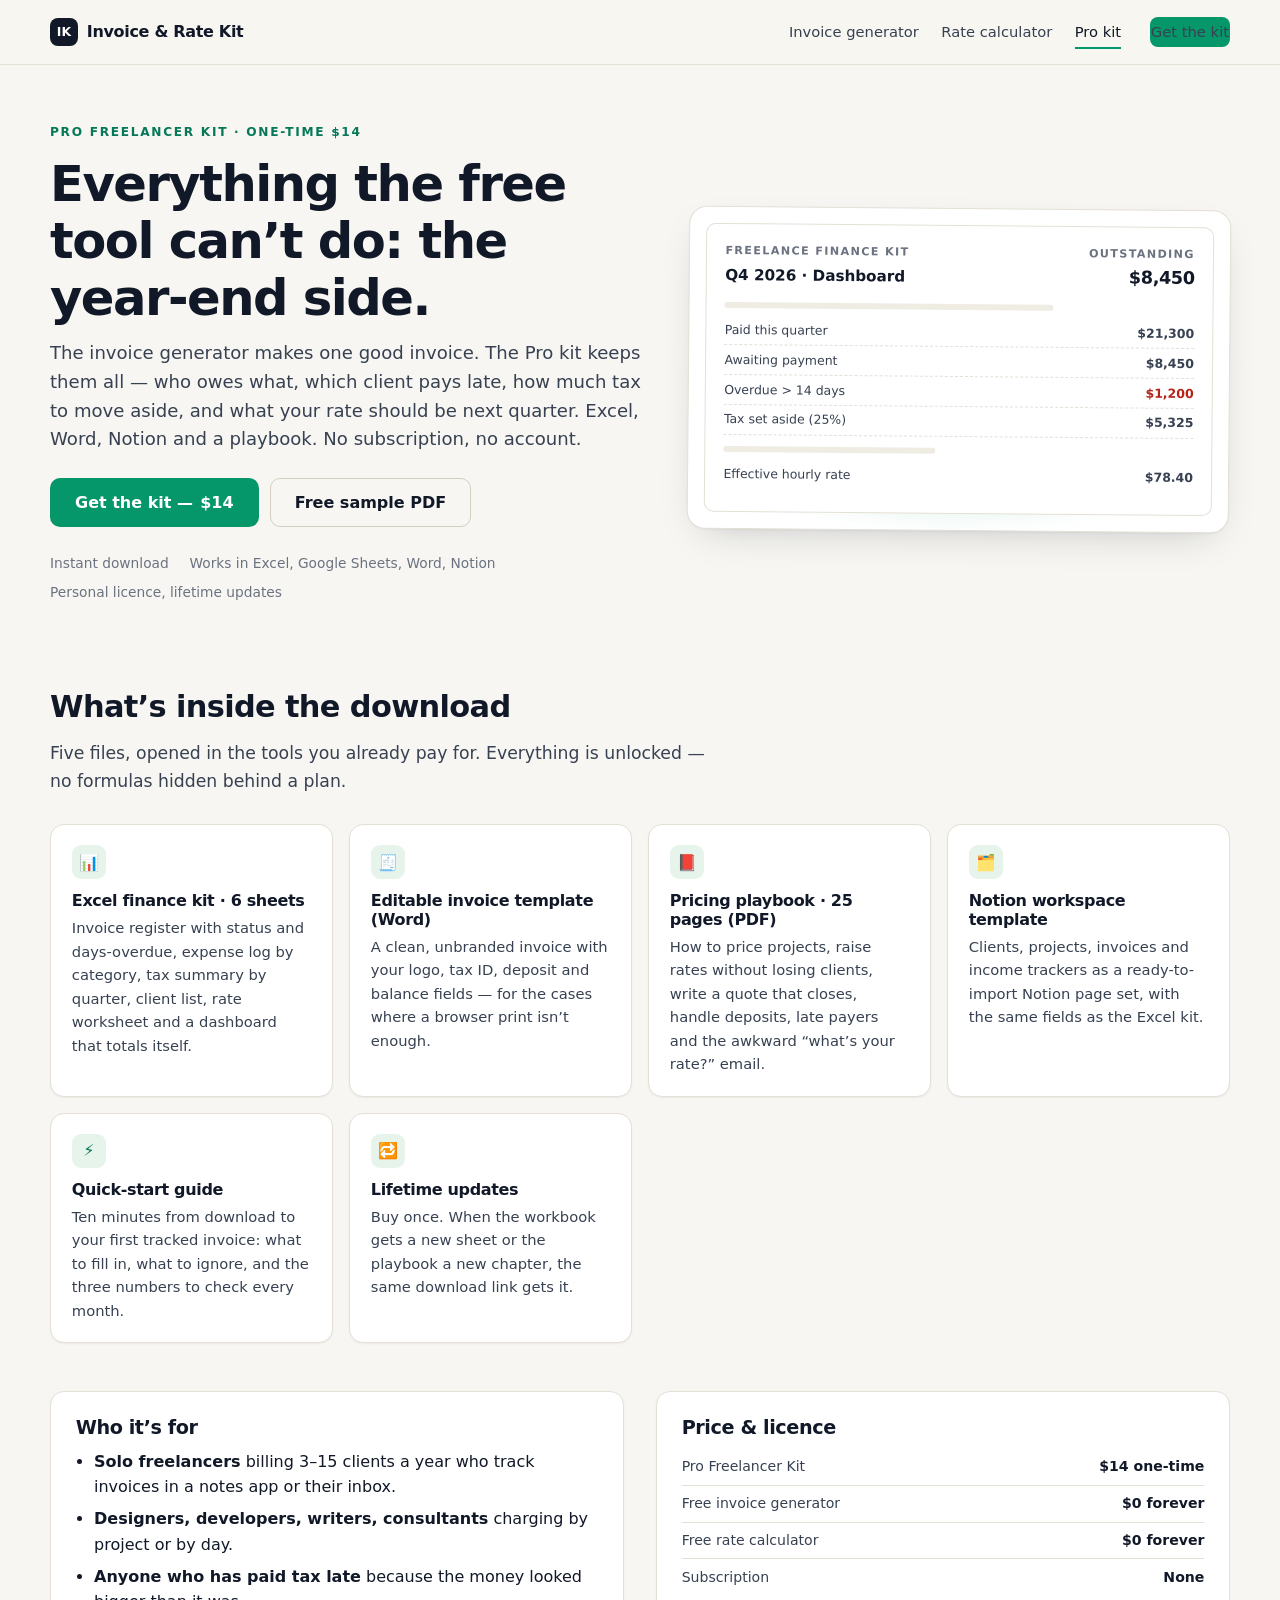
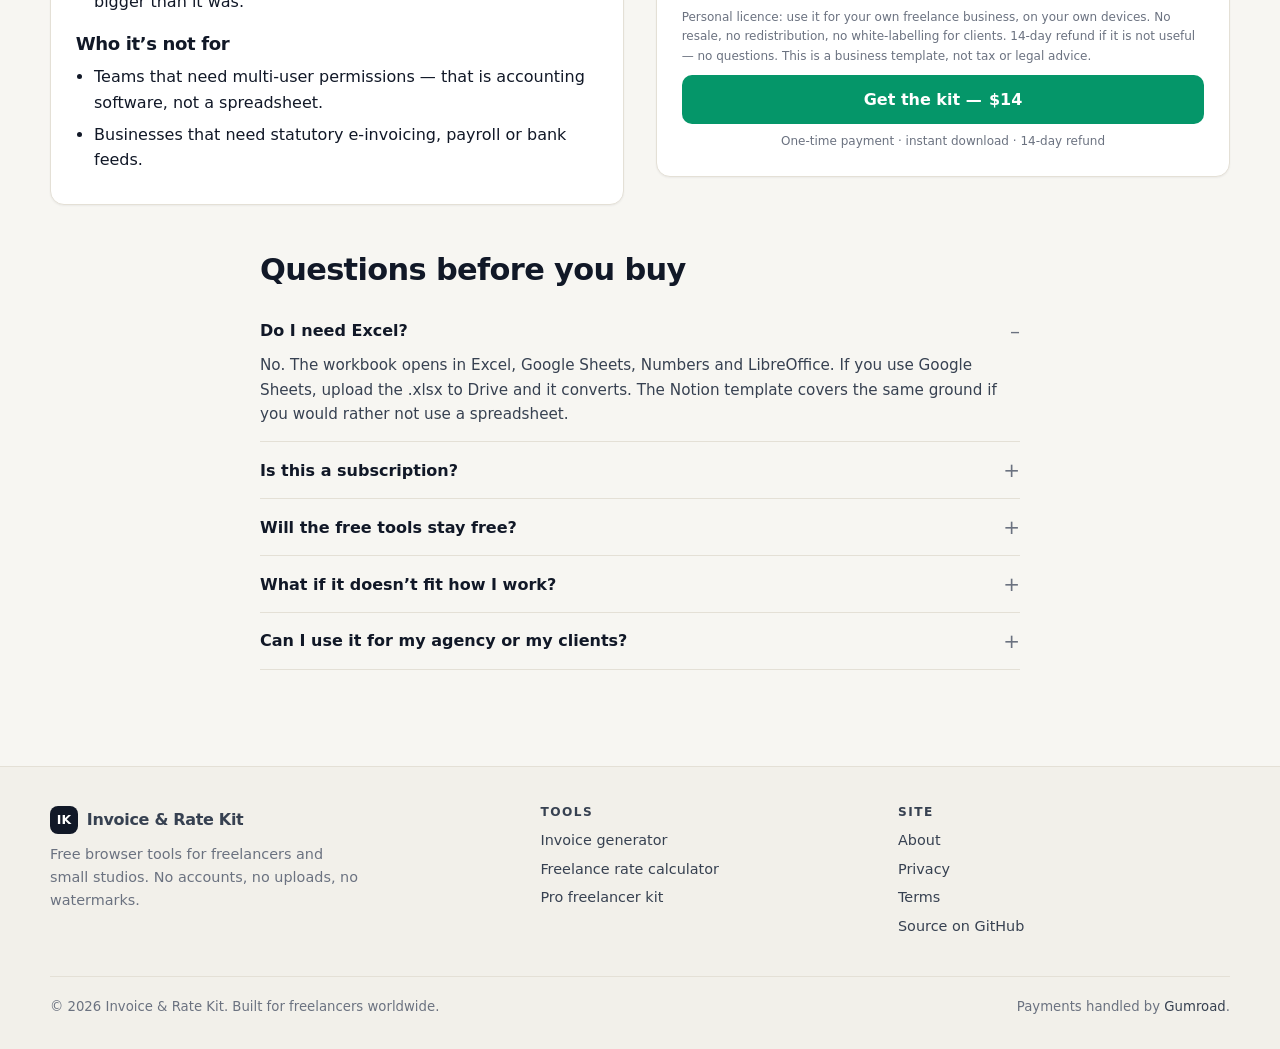
<file: pro.html>
<!DOCTYPE html>
<html lang="en">
<head>
<meta charset="utf-8">
<meta name="viewport" content="width=device-width, initial-scale=1">
<title>Pro Freelancer Kit — Invoice Ledger &amp; Pricing Playbook ($14)</title>
<meta name="description" content="The $14 Pro Freelancer Kit: Excel invoice and multi-currency ledger, client tracker, editable invoice template, Notion pack and a 25-page pricing playbook.">
<link rel="canonical" href="https://wlalsrb1109-ctrl.github.io/freelance-invoice-kit/pro.html">
<meta name="theme-color" content="#f7f6f2">
<meta property="og:type" content="product">
<meta property="og:site_name" content="Invoice &amp; Rate Kit">
<meta property="og:title" content="Pro Freelancer Kit — $14 one-time">
<meta property="og:description" content="Excel invoice ledger with tax summary, client tracker, rate worksheet, editable invoice template, Notion templates and a 25-page pricing playbook.">
<meta property="og:url" content="https://wlalsrb1109-ctrl.github.io/freelance-invoice-kit/pro.html">
<meta property="og:image" content="https://wlalsrb1109-ctrl.github.io/freelance-invoice-kit/assets/img/og-image.png">
<meta property="og:image:width" content="1200">
<meta property="og:image:height" content="630">
<meta name="twitter:card" content="summary_large_image">
<link rel="icon" href="assets/img/favicon.svg" type="image/svg+xml">
<link rel="stylesheet" href="assets/css/site.css">
<script type="application/ld+json">
{
  "@context": "https://schema.org",
  "@type": "Product",
  "name": "Pro Freelancer Kit",
  "description": "Excel invoice and multi-currency ledger with tax summary, client tracker, rate worksheet, editable invoice template, Notion workspace templates and a 25-page pricing playbook for freelancers.",
  "brand": { "@type": "Brand", "name": "Invoice & Rate Kit" },
  "offers": {
    "@type": "Offer",
    "price": "14.00",
    "priceCurrency": "USD",
    "availability": "https://schema.org/PreOrder",
    "url": "https://wlalsrb1109-ctrl.github.io/freelance-invoice-kit/pro.html"
  }
}
</script>
<script async src="https://pagead2.googlesyndication.com/pagead/js/adsbygoogle.js?client=ca-pub-2460413037129320" crossorigin="anonymous"></script>
</head>
<body>
<a class="skip-link" href="#pro">Skip to the offer</a>

<header class="site-header">
  <div class="wrap header-inner">
    <a class="brand" href="index.html">
      <span class="brand-mark" aria-hidden="true">IK</span>
      <span>Invoice &amp; Rate Kit</span>
    </a>
    <nav class="nav" aria-label="Main">
      <a href="index.html" class="nav-hide">Invoice generator</a>
      <a href="rate-calculator.html" class="nav-hide">Rate calculator</a>
      <a href="pro.html" class="nav-hide" aria-current="page">Pro kit</a>
      <a class="btn btn-accent btn-sm header-cta" href="#buy" data-pro-link>Get the kit</a>
    </nav>
  </div>
</header>

<main id="pro">
  <section class="hero">
    <div class="wrap">
      <div class="hero-grid">
        <div>
          <p class="eyebrow">Pro freelancer kit · one-time <span data-pro-price>$14</span></p>
          <h1>Everything the free tool can’t do: the year-end side.</h1>
          <p class="lede">The invoice generator makes one good invoice. The Pro kit keeps them all — who owes what, which client pays late, how much tax to move aside, and what your rate should be next quarter. Excel, Word, Notion and a playbook. No subscription, no account.</p>
          <div class="hero-actions">
            <button type="button" class="btn btn-accent btn-lg" data-checkout>Get the kit — <span data-pro-price>$14</span></button>
            <a class="btn btn-outline btn-lg" href="pro-bundle/free-sample/Pricing-Cheat-Sheet.pdf" download>Free sample PDF</a>
          </div>
          <ul class="trust-row">
            <li>Instant download</li>
            <li>Works in Excel, Google Sheets, Word, Notion</li>
            <li>Personal licence, lifetime updates</li>
          </ul>
          <p class="hint" id="checkoutNote" style="margin-top:1rem" hidden>Checkout opens with the launch — the two free tools above stay free forever.</p>
        </div>

        <div class="hero-visual" style="transform:rotate(.5deg)">
          <div class="mini-sheet">
            <div class="ms-head">
              <div>
                <div class="ms-title">FREELANCE FINANCE KIT</div>
                <div style="font-weight:700;font-size:.95rem;margin-top:.2rem">Q4 2026 · Dashboard</div>
              </div>
              <div style="text-align:right">
                <div class="ms-title">OUTSTANDING</div>
                <div class="ms-total" style="font-size:1.1rem">$8,450</div>
              </div>
            </div>
            <div class="ms-bar w70"></div>
            <div class="ms-row"><span>Paid this quarter</span><strong>$21,300</strong></div>
            <div class="ms-row"><span>Awaiting payment</span><strong>$8,450</strong></div>
            <div class="ms-row"><span>Overdue &gt; 14 days</span><strong style="color:#b42318">$1,200</strong></div>
            <div class="ms-row"><span>Tax set aside (25%)</span><strong>$5,325</strong></div>
            <div class="ms-bar w45" style="margin-top:.7rem"></div>
            <div class="ms-row" style="border:0"><span>Effective hourly rate</span><strong>$78.40</strong></div>
          </div>
        </div>
      </div>
    </div>
  </section>

  <section class="section" id="buy">
    <div class="wrap">
      <div class="section-head">
        <h2>What’s inside the download</h2>
        <p class="lede">Five files, opened in the tools you already pay for. Everything is unlocked — no formulas hidden behind a plan.</p>
      </div>
      <div class="grid-3">
        <div class="card feature">
          <div class="ico" aria-hidden="true">📊</div>
          <h3>Excel finance kit · 6 sheets</h3>
          <p>Invoice register with status and days-overdue, expense log by category, tax summary by quarter, client list, rate worksheet and a dashboard that totals itself.</p>
        </div>
        <div class="card feature">
          <div class="ico" aria-hidden="true">🧾</div>
          <h3>Editable invoice template (Word)</h3>
          <p>A clean, unbranded invoice with your logo, tax ID, deposit and balance fields — for the cases where a browser print isn’t enough.</p>
        </div>
        <div class="card feature">
          <div class="ico" aria-hidden="true">📕</div>
          <h3>Pricing playbook · 25 pages (PDF)</h3>
          <p>How to price projects, raise rates without losing clients, write a quote that closes, handle deposits, late payers and the awkward “what’s your rate?” email.</p>
        </div>
        <div class="card feature">
          <div class="ico" aria-hidden="true">🗂️</div>
          <h3>Notion workspace template</h3>
          <p>Clients, projects, invoices and income trackers as a ready-to-import Notion page set, with the same fields as the Excel kit.</p>
        </div>
        <div class="card feature">
          <div class="ico" aria-hidden="true">⚡</div>
          <h3>Quick-start guide</h3>
          <p>Ten minutes from download to your first tracked invoice: what to fill in, what to ignore, and the three numbers to check every month.</p>
        </div>
        <div class="card feature">
          <div class="ico" aria-hidden="true">🔁</div>
          <h3>Lifetime updates</h3>
          <p>Buy once. When the workbook gets a new sheet or the playbook a new chapter, the same download link gets it.</p>
        </div>
      </div>
    </div>
  </section>

  <section class="section" style="padding-top:0">
    <div class="wrap">
      <div class="grid-2" style="gap:2rem;align-items:start">
        <div class="card card-pad">
          <h2 style="font-size:1.2rem">Who it’s for</h2>
          <ul style="margin-bottom:0">
            <li><strong>Solo freelancers</strong> billing 3–15 clients a year who track invoices in a notes app or their inbox.</li>
            <li><strong>Designers, developers, writers, consultants</strong> charging by project or by day.</li>
            <li><strong>Anyone who has paid tax late</strong> because the money looked bigger than it was.</li>
          </ul>
          <h3 style="margin-top:1.2rem">Who it’s not for</h3>
          <ul style="margin-bottom:0">
            <li>Teams that need multi-user permissions — that is accounting software, not a spreadsheet.</li>
            <li>Businesses that need statutory e-invoicing, payroll or bank feeds.</li>
          </ul>
        </div>
        <div class="card card-pad">
          <h2 style="font-size:1.2rem">Price &amp; licence</h2>
          <table class="mini-table">
            <tbody>
              <tr><td>Pro Freelancer Kit</td><td><strong data-pro-price>$14</strong> one-time</td></tr>
              <tr><td>Free invoice generator</td><td>$0 forever</td></tr>
              <tr><td>Free rate calculator</td><td>$0 forever</td></tr>
              <tr><td>Subscription</td><td>None</td></tr>
            </tbody>
          </table>
          <p class="hint" style="margin-top:.8rem">Personal licence: use it for your own freelance business, on your own devices. No resale, no redistribution, no white-labelling for clients. 14-day refund if it is not useful — no questions. This is a business template, not tax or legal advice.</p>
          <button type="button" class="btn btn-accent btn-lg" data-checkout style="width:100%;margin-top:.6rem">Get the kit — <span data-pro-price>$14</span></button>
          <p class="center hint" style="margin:.5rem 0 0">One-time payment · instant download · 14-day refund</p>
        </div>
      </div>
    </div>
  </section>

  <section class="section" style="padding-top:0">
    <div class="wrap-narrow">
      <h2>Questions before you buy</h2>
      <details class="faq" open>
        <summary>Do I need Excel?</summary>
        <p>No. The workbook opens in Excel, Google Sheets, Numbers and LibreOffice. If you use Google Sheets, upload the .xlsx to Drive and it converts. The Notion template covers the same ground if you would rather not use a spreadsheet.</p>
      </details>
      <details class="faq">
        <summary>Is this a subscription?</summary>
        <p>No. It is a one-time payment of <span data-pro-price>$14</span>. The download link stays valid and includes future updates to the same kit.</p>
      </details>
      <details class="faq">
        <summary>Will the free tools stay free?</summary>
        <p>Yes. The invoice generator and the rate calculator are free, unlimited, with no watermark and no account. The Pro kit is the optional extra for tracking and pricing — not a paywall on the tools.</p>
      </details>
      <details class="faq">
        <summary>What if it doesn’t fit how I work?</summary>
        <p>Ask for a refund within 14 days and you get it, no questions. Digital downloads are otherwise final, so please look at the free sample first.</p>
      </details>
      <details class="faq">
        <summary>Can I use it for my agency or my clients?</summary>
        <p>The licence covers your own freelance business. If you want to use it inside a team or hand it to clients, write to us through the GitHub repository and we will sort out a team licence.</p>
      </details>
    </div>
  </section>

  <div class="wrap"><div class="ad-slot" data-ad-slot="bottom"><span class="ad-label">Advertisement</span></div></div>
</main>

<footer class="site-footer">
  <div class="wrap">
    <div class="footer-grid">
      <div>
        <a class="brand" href="index.html" style="margin-bottom:.6rem">
          <span class="brand-mark" aria-hidden="true">IK</span>
          <span>Invoice &amp; Rate Kit</span>
        </a>
        <p style="max-width:34ch">Free browser tools for freelancers and small studios. No accounts, no uploads, no watermarks.</p>
      </div>
      <div>
        <h4>Tools</h4>
        <ul>
          <li><a href="index.html">Invoice generator</a></li>
          <li><a href="rate-calculator.html">Freelance rate calculator</a></li>
          <li><a href="pro.html">Pro freelancer kit</a></li>
        </ul>
      </div>
      <div>
        <h4>Site</h4>
        <ul>
          <li><a href="about.html">About</a></li>
          <li><a href="privacy.html">Privacy</a></li>
          <li><a href="terms.html">Terms</a></li>
          <li><a href="https://github.com/wlalsrb1109-ctrl/freelance-invoice-kit" rel="noopener">Source on GitHub</a></li>
        </ul>
      </div>
    </div>
    <div class="footer-bottom">
      <span>© <span data-year>2026</span> Invoice &amp; Rate Kit. Built for freelancers worldwide.</span>
      <span>Payments handled by <a href="https://wlalsrb.gumroad.com/l/pro-freelancer-kit" rel="noopener">Gumroad</a>.</span>
    </div>
  </div>
</footer>

<script src="assets/js/config.js" defer></script>
<script src="assets/js/calc.js" defer></script>
<script src="assets/js/app.js" defer></script>
<script src="assets/js/pro.js" defer></script>
</body>
</html>
</file>
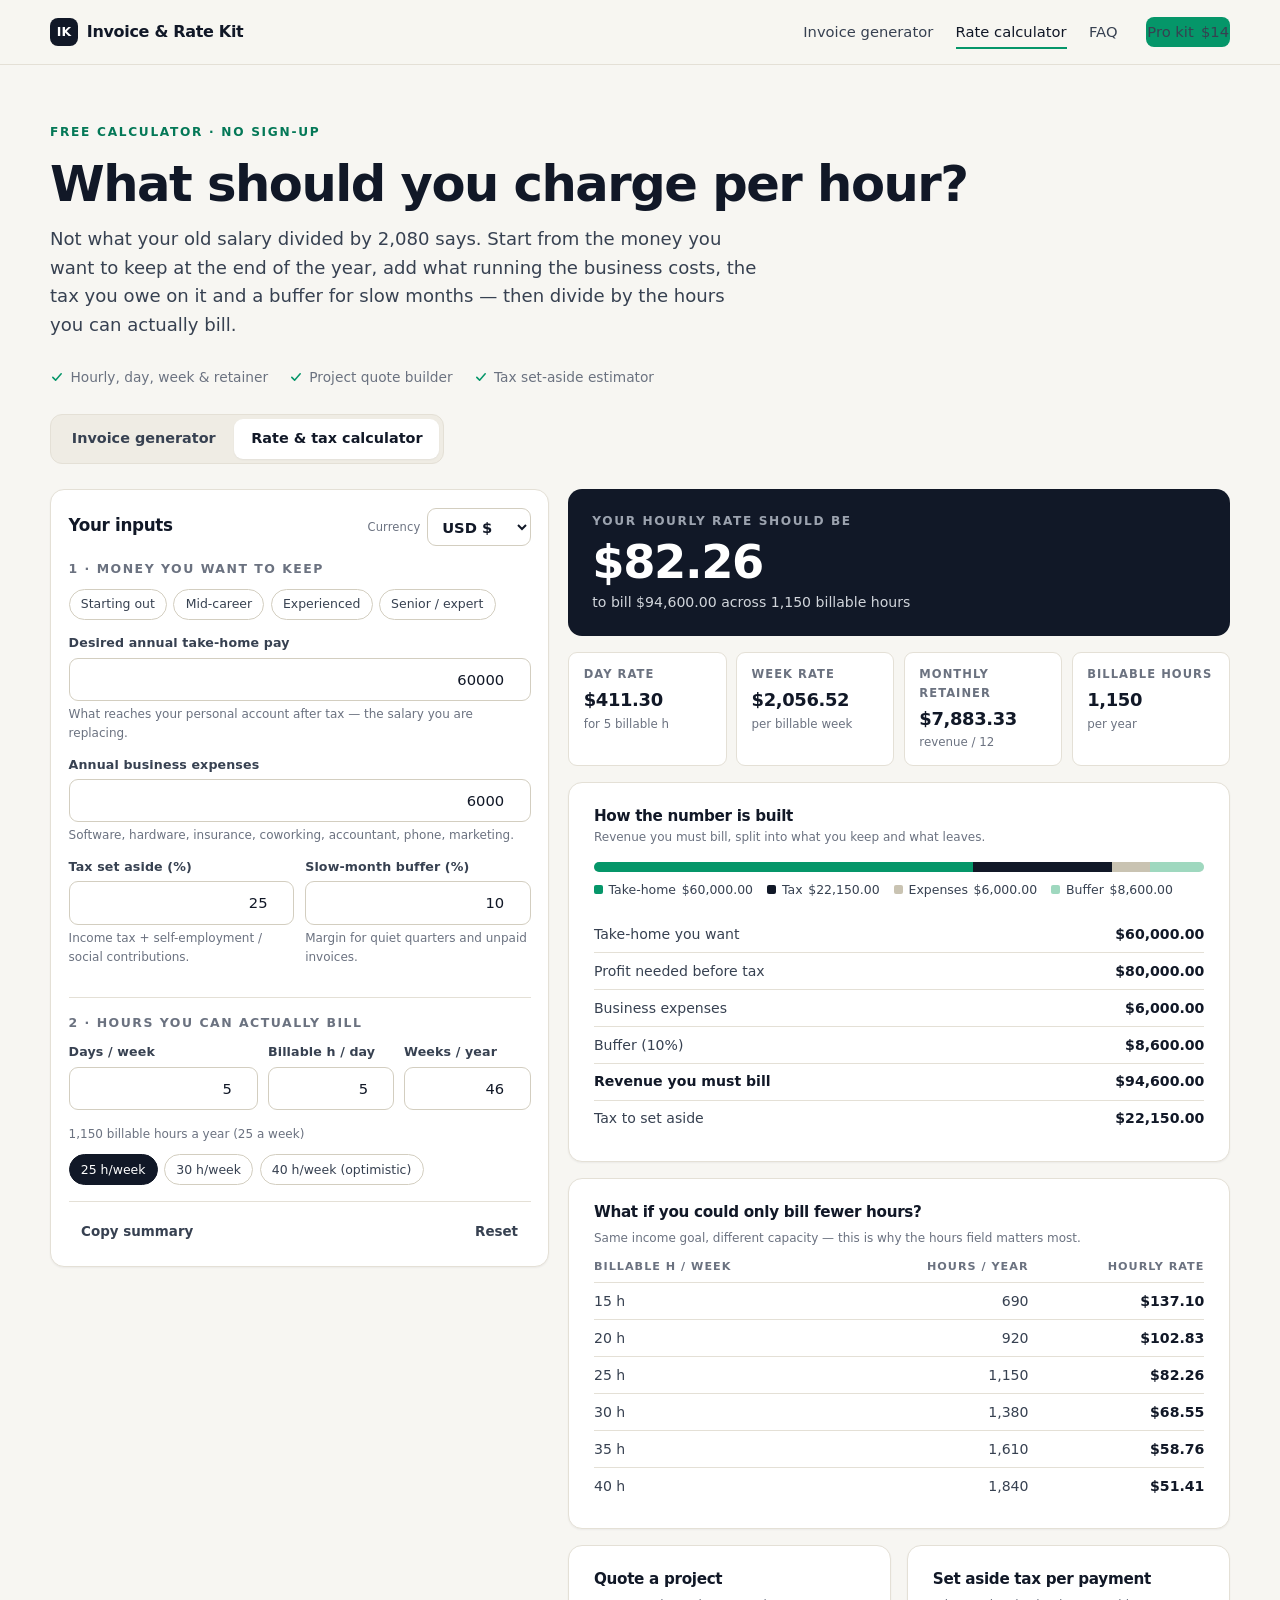
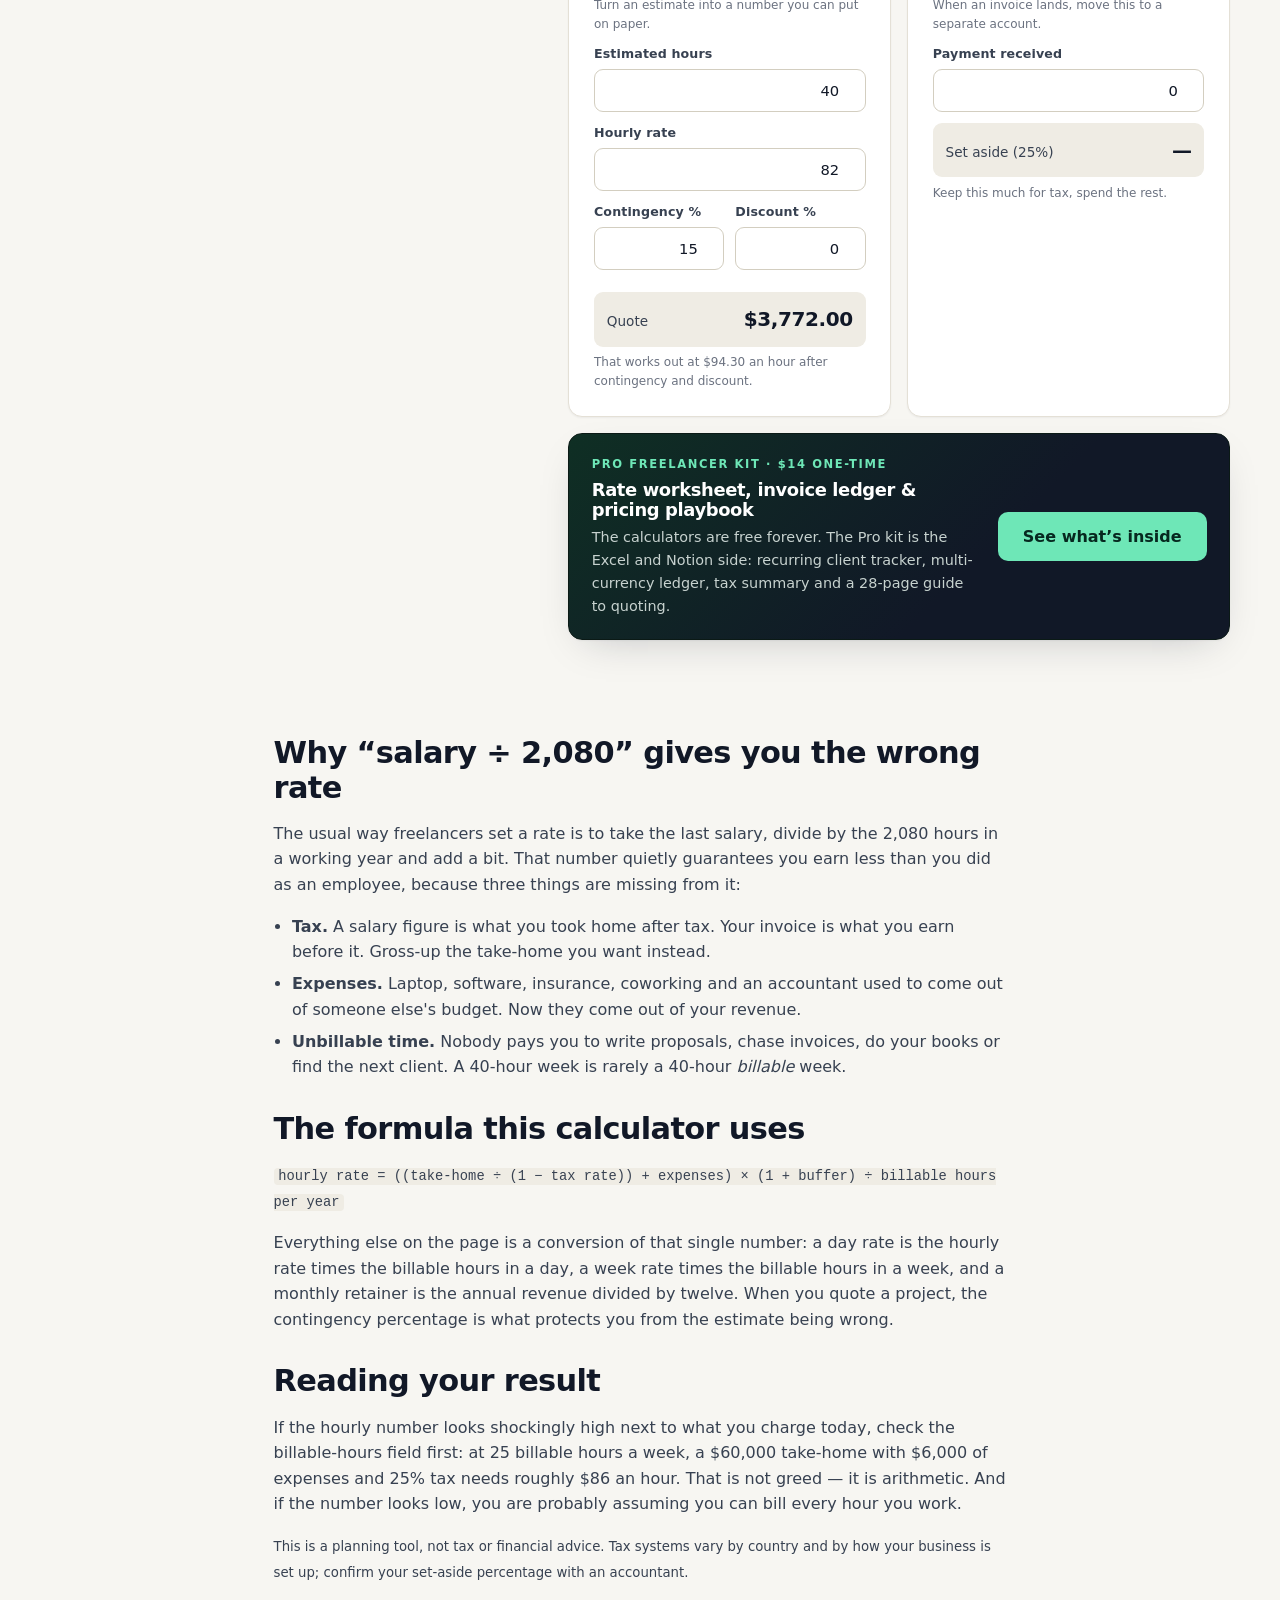
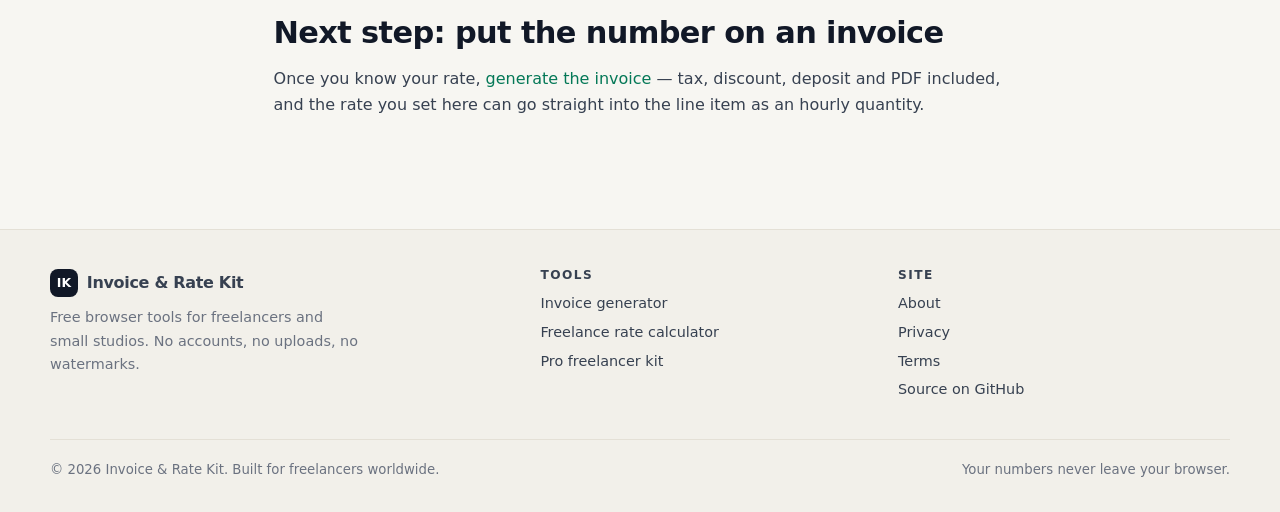
<file: rate-calculator.html>
<!DOCTYPE html>
<html lang="en">
<head>
<meta charset="utf-8">
<meta name="viewport" content="width=device-width, initial-scale=1">
<title>Freelance Rate Calculator — What to Charge? | Invoice &amp; Rate Kit</title>
<meta name="description" content="Work out the hourly, day and weekly rate you actually need: take-home pay, expenses, tax and real billable hours. Free, no sign-up, works offline.">
<link rel="canonical" href="https://wlalsrb1109-ctrl.github.io/freelance-invoice-kit/rate-calculator.html">
<meta name="theme-color" content="#f7f6f2">
<meta property="og:type" content="website">
<meta property="og:site_name" content="Invoice &amp; Rate Kit">
<meta property="og:title" content="Freelance Rate Calculator — What Should You Charge?">
<meta property="og:description" content="Reverse-engineer your hourly rate from the take-home pay you want: expenses, tax, buffer and realistic billable hours. Plus a project quote builder and a tax set-aside estimator.">
<meta property="og:url" content="https://wlalsrb1109-ctrl.github.io/freelance-invoice-kit/rate-calculator.html">
<meta property="og:image" content="https://wlalsrb1109-ctrl.github.io/freelance-invoice-kit/assets/img/og-image.png">
<meta property="og:image:width" content="1200">
<meta property="og:image:height" content="630">
<meta name="twitter:card" content="summary_large_image">
<meta name="twitter:title" content="Freelance Rate Calculator — What Should You Charge?">
<meta name="twitter:description" content="Reverse-engineer your hourly rate from the take-home pay you want. Free, no sign-up, works offline.">
<meta name="twitter:image" content="https://wlalsrb1109-ctrl.github.io/freelance-invoice-kit/assets/img/og-image.png">
<link rel="icon" href="assets/img/favicon.svg" type="image/svg+xml">
<link rel="stylesheet" href="assets/css/site.css">
<script type="application/ld+json">
{
  "@context": "https://schema.org",
  "@type": "SoftwareApplication",
  "name": "Freelance Rate Calculator — Invoice & Rate Kit",
  "applicationCategory": "BusinessApplication",
  "operatingSystem": "Any (web browser)",
  "url": "https://wlalsrb1109-ctrl.github.io/freelance-invoice-kit/rate-calculator.html",
  "description": "A free freelance and consultant rate calculator that works backwards from a desired take-home income, covering business expenses, self-employment tax, a slow-month buffer and realistic billable hours. Includes a project quote builder and a tax set-aside estimator.",
  "offers": { "@type": "Offer", "price": "0", "priceCurrency": "USD" },
  "isAccessibleForFree": true,
  "inLanguage": "en"
}
</script>
<script type="application/ld+json">
{
  "@context": "https://schema.org",
  "@type": "FAQPage",
  "mainEntity": [
    {
      "@type": "Question",
      "name": "What hourly rate should a freelancer charge?",
      "acceptedAnswer": { "@type": "Answer", "text": "There is no universal number: the rate follows from the take-home income you need, your annual business expenses, the tax you set aside and the hours you can genuinely bill. A freelancer who wants $60,000 net, has $6,000 of expenses, sets aside 25% tax with a 10% buffer and can bill 1,150 hours a year needs roughly $86 an hour — not $29, which is what dividing $60,000 by 2,080 hours suggests." }
    },
    {
      "@type": "Question",
      "name": "How many billable hours can a freelancer really bill?",
      "acceptedAnswer": { "@type": "Answer", "text": "Most full-time freelancers bill 20 to 30 hours a week, not 40: the rest goes to sales, admin, bookkeeping, learning and the gaps between projects. The billable-hours field moves the calculated rate more than any other input, so start with a conservative number and check it against a month of real time tracking." }
    },
    {
      "@type": "Question",
      "name": "Is this calculator tax advice?",
      "acceptedAnswer": { "@type": "Answer", "text": "No. It is a planning tool. It treats your tax rate as a single percentage of profit, while real tax systems combine income tax, self-employment or social contributions, VAT and local rules with thresholds and allowances. Use the number as a starting point and confirm it with an accountant in your country." }
    }
  ]
}
</script>
<script async src="https://pagead2.googlesyndication.com/pagead/js/adsbygoogle.js?client=ca-pub-2460413037129320" crossorigin="anonymous"></script>
</head>
<body>
<a class="skip-link" href="#rate-tool">Skip to the calculator</a>

<header class="site-header">
  <div class="wrap header-inner">
    <a class="brand" href="index.html">
      <span class="brand-mark" aria-hidden="true">IK</span>
      <span>Invoice &amp; Rate Kit</span>
    </a>
    <nav class="nav" aria-label="Main">
      <a href="index.html" class="nav-hide">Invoice generator</a>
      <a href="rate-calculator.html" class="nav-hide" aria-current="page">Rate calculator</a>
      <a href="index.html#faq" class="nav-hide">FAQ</a>
      <a class="btn btn-accent btn-sm header-cta" href="pro.html" data-pro-link>Pro kit <span data-pro-price>$14</span></a>
    </nav>
  </div>
</header>

<main id="rate-tool">
  <section class="hero" style="padding-bottom:.6rem">
    <div class="wrap">
      <p class="eyebrow">Free calculator · No sign-up</p>
      <h1>What should you charge per hour?</h1>
      <p class="lede">Not what your old salary divided by 2,080 says. Start from the money you want to keep at the end of the year, add what running the business costs, the tax you owe on it and a buffer for slow months — then divide by the hours you can actually bill.</p>
      <ul class="trust-row">
        <li><svg width="14" height="14" viewBox="0 0 20 20" fill="none" aria-hidden="true"><path d="M4 10.5l4 4 8-9" stroke="currentColor" stroke-width="2.2" stroke-linecap="round" stroke-linejoin="round"/></svg>Hourly, day, week &amp; retainer</li>
        <li><svg width="14" height="14" viewBox="0 0 20 20" fill="none" aria-hidden="true"><path d="M4 10.5l4 4 8-9" stroke="currentColor" stroke-width="2.2" stroke-linecap="round" stroke-linejoin="round"/></svg>Project quote builder</li>
        <li><svg width="14" height="14" viewBox="0 0 20 20" fill="none" aria-hidden="true"><path d="M4 10.5l4 4 8-9" stroke="currentColor" stroke-width="2.2" stroke-linecap="round" stroke-linejoin="round"/></svg>Tax set-aside estimator</li>
      </ul>
    </div>
  </section>

  <div class="wrap">
    <div class="tabbar" role="tablist" aria-label="Tools">
      <a role="tab" aria-selected="false" class="tab" href="index.html">Invoice generator</a>
      <a role="tab" aria-selected="true" class="tab is-active" href="rate-calculator.html">Rate &amp; tax calculator</a>
    </div>
  </div>

  <section class="tool-shell">
    <div class="wrap">
      <div class="workspace">

        <!-- inputs -->
        <form class="card editor no-print" id="rateForm" novalidate>
          <div class="editor-top">
            <h2>Your inputs</h2>
            <label class="currency-inline">
              <span class="opt">Currency</span>
              <select class="input input-mini" id="rateCurrency" aria-label="Currency">
                <option value="USD">USD $</option>
                <option value="EUR">EUR €</option>
                <option value="GBP">GBP £</option>
                <option value="KRW">KRW ₩</option>
                <option value="CAD">CAD $</option>
                <option value="AUD">AUD $</option>
                <option value="JPY">JPY ¥</option>
                <option value="INR">INR ₹</option>
                <option value="CHF">CHF</option>
                <option value="SEK">SEK</option>
              </select>
            </label>
          </div>

          <div class="editor-group" style="border-top:0;margin-top:0;padding-top:0">
            <h3>1 · Money you want to keep</h3>
            <div class="presets" id="incomePresets">
              <button type="button" class="chip" data-net="45000">Starting out</button>
              <button type="button" class="chip" data-net="75000">Mid-career</button>
              <button type="button" class="chip" data-net="120000">Experienced</button>
              <button type="button" class="chip" data-net="175000">Senior / expert</button>
            </div>
            <div class="field">
              <label for="netIncome">Desired annual take-home pay</label>
              <input class="input input-num" id="netIncome" type="number" min="0" step="1000" inputmode="numeric" value="60000">
              <p class="hint">What reaches your personal account after tax — the salary you are replacing.</p>
            </div>
            <div class="field">
              <label for="expenses">Annual business expenses</label>
              <input class="input input-num" id="expenses" type="number" min="0" step="500" inputmode="numeric" value="6000">
              <p class="hint">Software, hardware, insurance, coworking, accountant, phone, marketing.</p>
            </div>
            <div class="field-row">
              <div class="field">
                <label for="taxRate">Tax set aside (%)</label>
                <input class="input input-num" id="taxRate" type="number" min="0" max="95" step="1" inputmode="numeric" value="25">
                <p class="hint">Income tax + self-employment / social contributions.</p>
              </div>
              <div class="field">
                <label for="bufferPct">Slow-month buffer (%)</label>
                <input class="input input-num" id="bufferPct" type="number" min="0" max="60" step="1" inputmode="numeric" value="10">
                <p class="hint">Margin for quiet quarters and unpaid invoices.</p>
              </div>
            </div>
          </div>

          <div class="editor-group">
            <h3>2 · Hours you can actually bill</h3>
            <div class="field-row-3">
              <div class="field">
                <label for="daysPerWeek">Days / week</label>
                <input class="input input-num" id="daysPerWeek" type="number" min="0" max="7" step="0.5" value="5">
              </div>
              <div class="field">
                <label for="hoursPerDay">Billable h / day</label>
                <input class="input input-num" id="hoursPerDay" type="number" min="0" max="16" step="0.5" value="5">
              </div>
              <div class="field">
                <label for="weeksPerYear">Weeks / year</label>
                <input class="input input-num" id="weeksPerYear" type="number" min="0" max="52" step="1" value="46">
              </div>
            </div>
            <p class="hint" id="hoursNote">— billable hours a year</p>
            <div class="presets" id="capacityPresets" style="margin-top:.6rem">
              <button type="button" class="chip" data-cap="25,48">25 h/week</button>
              <button type="button" class="chip" data-cap="30,46">30 h/week</button>
              <button type="button" class="chip" data-cap="40,46">40 h/week (optimistic)</button>
            </div>
          </div>

          <div class="editor-foot" style="justify-content:space-between">
            <button type="button" class="btn btn-ghost btn-sm" id="copySummary">Copy summary</button>
            <button type="button" class="btn btn-ghost btn-sm" id="rateReset">Reset</button>
          </div>
        </form>

        <!-- results -->
        <div class="preview-col" style="position:static">
          <div class="result-hero">
            <div class="rh-label">Your hourly rate should be</div>
            <div class="rh-value" id="outHourly" aria-live="polite">—</div>
            <p class="rh-sub" id="outSub">Enter your numbers to see the rate.</p>
          </div>

          <div class="kpi-grid" style="margin-bottom:1rem">
            <div class="kpi"><div class="k-label">Day rate</div><div class="k-value" id="outDay">—</div><div class="k-note" id="outDayNote">per billable day</div></div>
            <div class="kpi"><div class="k-label">Week rate</div><div class="k-value" id="outWeek">—</div><div class="k-note">per billable week</div></div>
            <div class="kpi"><div class="k-label">Monthly retainer</div><div class="k-value" id="outMonth">—</div><div class="k-note">revenue / 12</div></div>
            <div class="kpi"><div class="k-label">Billable hours</div><div class="k-value" id="outHours">—</div><div class="k-note">per year</div></div>
          </div>

          <div class="card card-pad" style="margin-bottom:1rem">
            <h3 style="font-size:.95rem;margin-bottom:.2rem">How the number is built</h3>
            <p class="hint" style="margin:0 0 .4rem">Revenue you must bill, split into what you keep and what leaves.</p>
            <div class="bar-split" id="barSplit" aria-hidden="true">
              <i id="barNet" style="background:#059669;width:0"></i>
              <i id="barTax" style="background:#111827;width:0"></i>
              <i id="barExp" style="background:#c9c3b2;width:0"></i>
              <i id="barBuf" style="background:#9fd8bf;width:0"></i>
            </div>
            <div class="legend">
              <span><b style="background:#059669"></b>Take-home <span id="legNet">—</span></span>
              <span><b style="background:#111827"></b>Tax <span id="legTax">—</span></span>
              <span><b style="background:#c9c3b2"></b>Expenses <span id="legExp">—</span></span>
              <span><b style="background:#9fd8bf"></b>Buffer <span id="legBuf">—</span></span>
            </div>
            <table class="mini-table" style="margin-top:1rem">
              <tbody>
                <tr><td>Take-home you want</td><td id="rowNet">—</td></tr>
                <tr><td>Profit needed before tax</td><td id="rowProfit">—</td></tr>
                <tr><td>Business expenses</td><td id="rowExp">—</td></tr>
                <tr><td id="rowBufLabel">Buffer (10%)</td><td id="rowBuf">—</td></tr>
                <tr class="strong"><td>Revenue you must bill</td><td id="rowRevenue">—</td></tr>
                <tr><td>Tax to set aside</td><td id="rowTax">—</td></tr>
              </tbody>
            </table>
          </div>

          <div class="card card-pad" style="margin-bottom:1rem">
            <h3 style="font-size:.95rem">What if you could only bill fewer hours?</h3>
            <p class="hint" style="margin:0 0 .6rem">Same income goal, different capacity — this is why the hours field matters most.</p>
            <table class="mini-table" id="sensitivity">
              <thead><tr><th scope="col">Billable h / week</th><th scope="col">Hours / year</th><th scope="col">Hourly rate</th></tr></thead>
              <tbody></tbody>
            </table>
          </div>

          <div class="grid-2">
            <div class="card card-pad">
              <h3 style="font-size:.95rem">Quote a project</h3>
              <p class="hint" style="margin:0 0 .6rem">Turn an estimate into a number you can put on paper.</p>
              <div class="field">
                <label for="projHours">Estimated hours</label>
                <input class="input input-num" id="projHours" type="number" min="0" step="1" value="40">
              </div>
              <div class="field">
                <label for="projRate">Hourly rate</label>
                <input class="input input-num" id="projRate" type="number" min="0" step="1" value="0">
              </div>
              <div class="field-row">
                <div class="field">
                  <label for="projContingency">Contingency %</label>
                  <input class="input input-num" id="projContingency" type="number" min="0" step="1" value="15">
                </div>
                <div class="field">
                  <label for="projDiscount">Discount %</label>
                  <input class="input input-num" id="projDiscount" type="number" min="0" max="100" step="1" value="0">
                </div>
              </div>
              <div class="quote-out">
                <span>Quote</span>
                <strong id="projTotal">—</strong>
              </div>
              <p class="hint" id="projNote" style="margin:.4rem 0 0"></p>
            </div>

            <div class="card card-pad">
              <h3 style="font-size:.95rem">Set aside tax per payment</h3>
              <p class="hint" style="margin:0 0 .6rem">When an invoice lands, move this to a separate account.</p>
              <div class="field">
                <label for="payAmount">Payment received</label>
                <input class="input input-num" id="payAmount" type="number" min="0" step="10" value="0">
              </div>
              <div class="quote-out">
                <span>Set aside (<span id="asidePct">25</span>%)</span>
                <strong id="asideAmount">—</strong>
              </div>
              <p class="hint" id="asideNote" style="margin:.4rem 0 0">Keep this much for tax, spend the rest.</p>
            </div>
          </div>

          <div class="pro-card" style="margin-top:1rem">
            <div>
              <p class="pro-eyebrow">Pro freelancer kit · <span data-pro-price>$14</span> one-time</p>
              <h3>Rate worksheet, invoice ledger &amp; pricing playbook</h3>
              <p>The calculators are free forever. The Pro kit is the Excel and Notion side: recurring client tracker, multi-currency ledger, tax summary and a 28-page guide to quoting.</p>
            </div>
            <a class="btn btn-accent btn-lg" href="pro.html" data-pro-link>See what’s inside</a>
          </div>
        </div>
      </div>

      <div class="ad-slot" data-ad-slot="top"><span class="ad-label">Advertisement</span></div>
    </div>
  </section>

  <section class="section" style="padding-top:1rem">
    <div class="wrap-narrow prose">
      <h2>Why “salary ÷ 2,080” gives you the wrong rate</h2>
      <p>The usual way freelancers set a rate is to take the last salary, divide by the 2,080 hours in a working year and add a bit. That number quietly guarantees you earn less than you did as an employee, because three things are missing from it:</p>
      <ul>
        <li><strong>Tax.</strong> A salary figure is what you took home after tax. Your invoice is what you earn before it. Gross-up the take-home you want instead.</li>
        <li><strong>Expenses.</strong> Laptop, software, insurance, coworking and an accountant used to come out of someone else's budget. Now they come out of your revenue.</li>
        <li><strong>Unbillable time.</strong> Nobody pays you to write proposals, chase invoices, do your books or find the next client. A 40-hour week is rarely a 40-hour <em>billable</em> week.</li>
      </ul>

      <h2>The formula this calculator uses</h2>
      <p><code>hourly rate = ((take-home ÷ (1 − tax rate)) + expenses) × (1 + buffer) ÷ billable hours per year</code></p>
      <p>Everything else on the page is a conversion of that single number: a day rate is the hourly rate times the billable hours in a day, a week rate times the billable hours in a week, and a monthly retainer is the annual revenue divided by twelve. When you quote a project, the contingency percentage is what protects you from the estimate being wrong.</p>

      <h2>Reading your result</h2>
      <p>If the hourly number looks shockingly high next to what you charge today, check the billable-hours field first: at 25 billable hours a week, a $60,000 take-home with $6,000 of expenses and 25% tax needs roughly $86 an hour. That is not greed — it is arithmetic. And if the number looks low, you are probably assuming you can bill every hour you work.</p>
      <p class="muted"><small>This is a planning tool, not tax or financial advice. Tax systems vary by country and by how your business is set up; confirm your set-aside percentage with an accountant.</small></p>

      <h2>Next step: put the number on an invoice</h2>
      <p>Once you know your rate, <a href="index.html">generate the invoice</a> — tax, discount, deposit and PDF included, and the rate you set here can go straight into the line item as an hourly quantity.</p>
    </div>
  </section>

  <div class="wrap"><div class="ad-slot" data-ad-slot="bottom"><span class="ad-label">Advertisement</span></div></div>
</main>

<footer class="site-footer">
  <div class="wrap">
    <div class="footer-grid">
      <div>
        <a class="brand" href="index.html" style="margin-bottom:.6rem">
          <span class="brand-mark" aria-hidden="true">IK</span>
          <span>Invoice &amp; Rate Kit</span>
        </a>
        <p style="max-width:34ch">Free browser tools for freelancers and small studios. No accounts, no uploads, no watermarks.</p>
      </div>
      <div>
        <h4>Tools</h4>
        <ul>
          <li><a href="index.html">Invoice generator</a></li>
          <li><a href="rate-calculator.html">Freelance rate calculator</a></li>
          <li><a href="pro.html">Pro freelancer kit</a></li>
        </ul>
      </div>
      <div>
        <h4>Site</h4>
        <ul>
          <li><a href="about.html">About</a></li>
          <li><a href="privacy.html">Privacy</a></li>
          <li><a href="terms.html">Terms</a></li>
          <li><a href="https://github.com/wlalsrb1109-ctrl/freelance-invoice-kit" rel="noopener">Source on GitHub</a></li>
        </ul>
      </div>
    </div>
    <div class="footer-bottom">
      <span>© <span data-year>2026</span> Invoice &amp; Rate Kit. Built for freelancers worldwide.</span>
      <span>Your numbers never leave your browser.</span>
    </div>
  </div>
</footer>

<script src="assets/js/config.js" defer></script>
<script src="assets/js/calc.js" defer></script>
<script src="assets/js/app.js" defer></script>
<script src="assets/js/rate.js" defer></script>
</body>
</html>
</file>
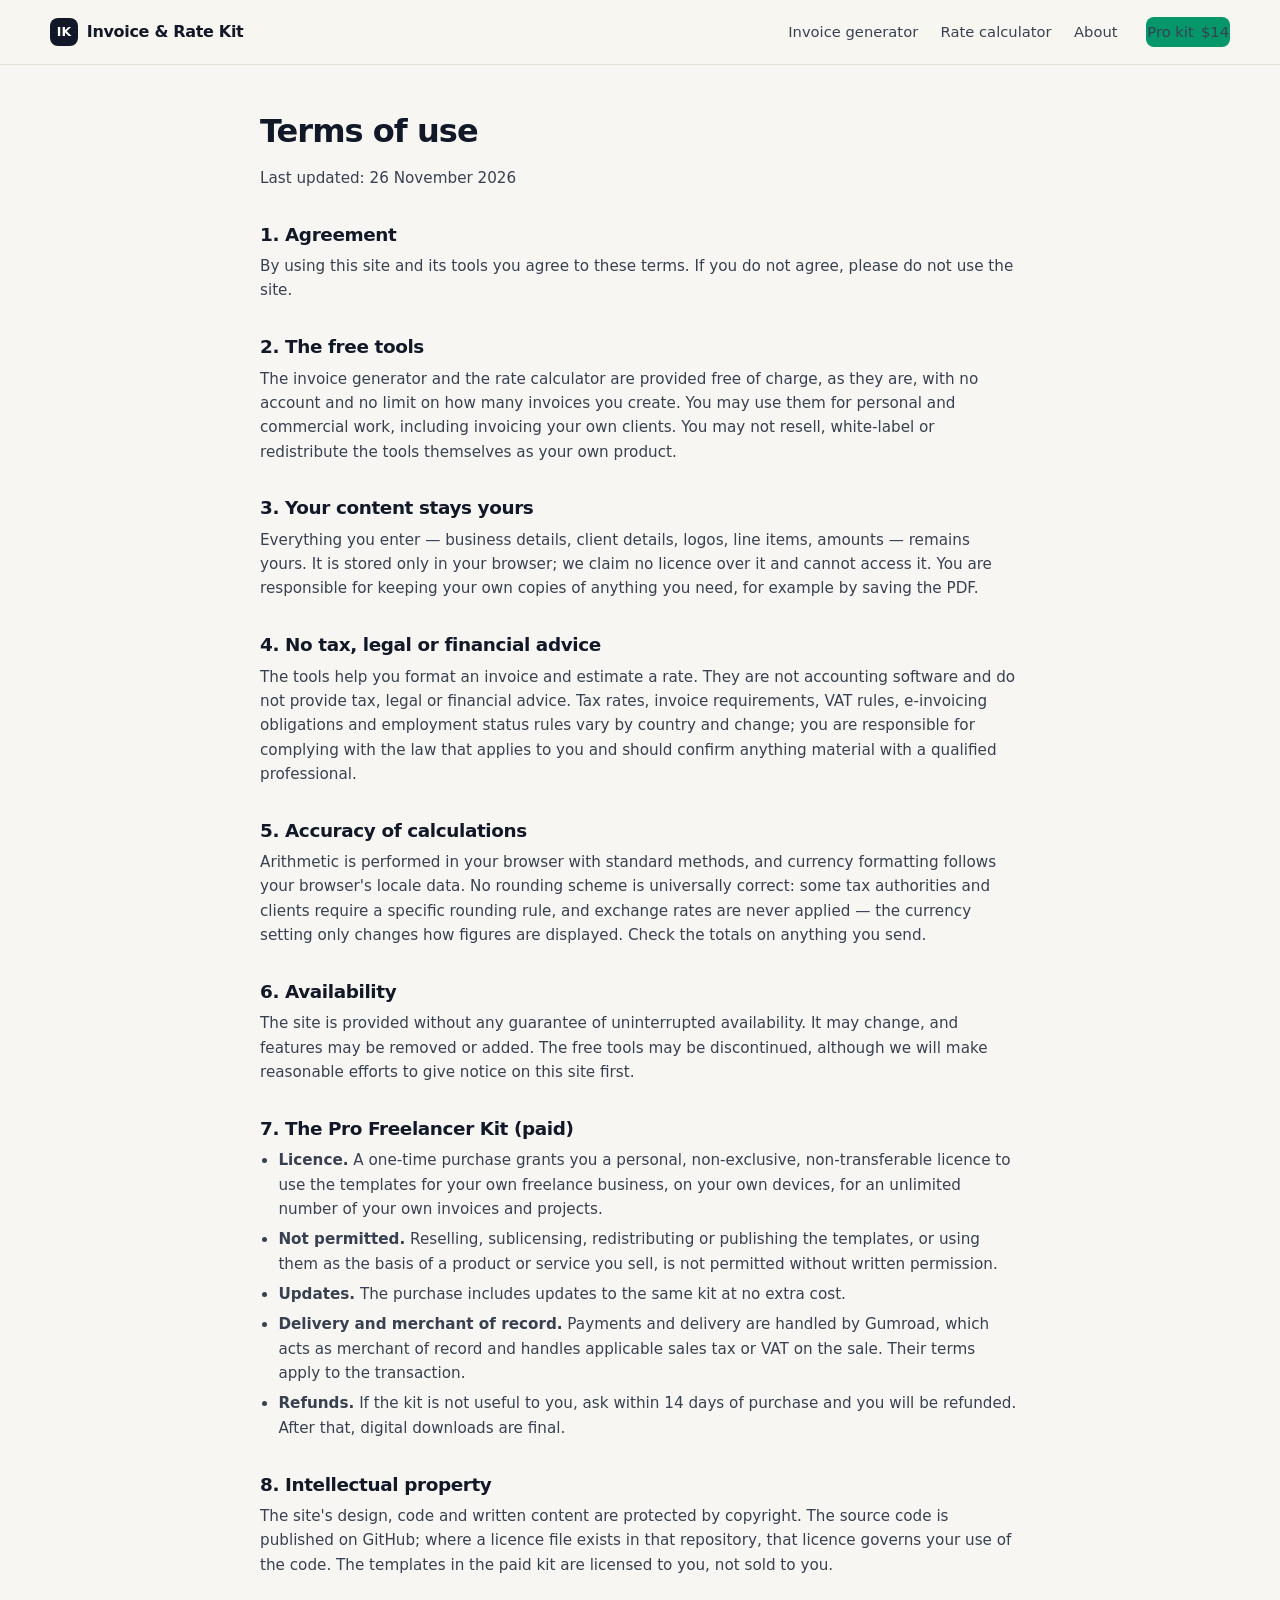
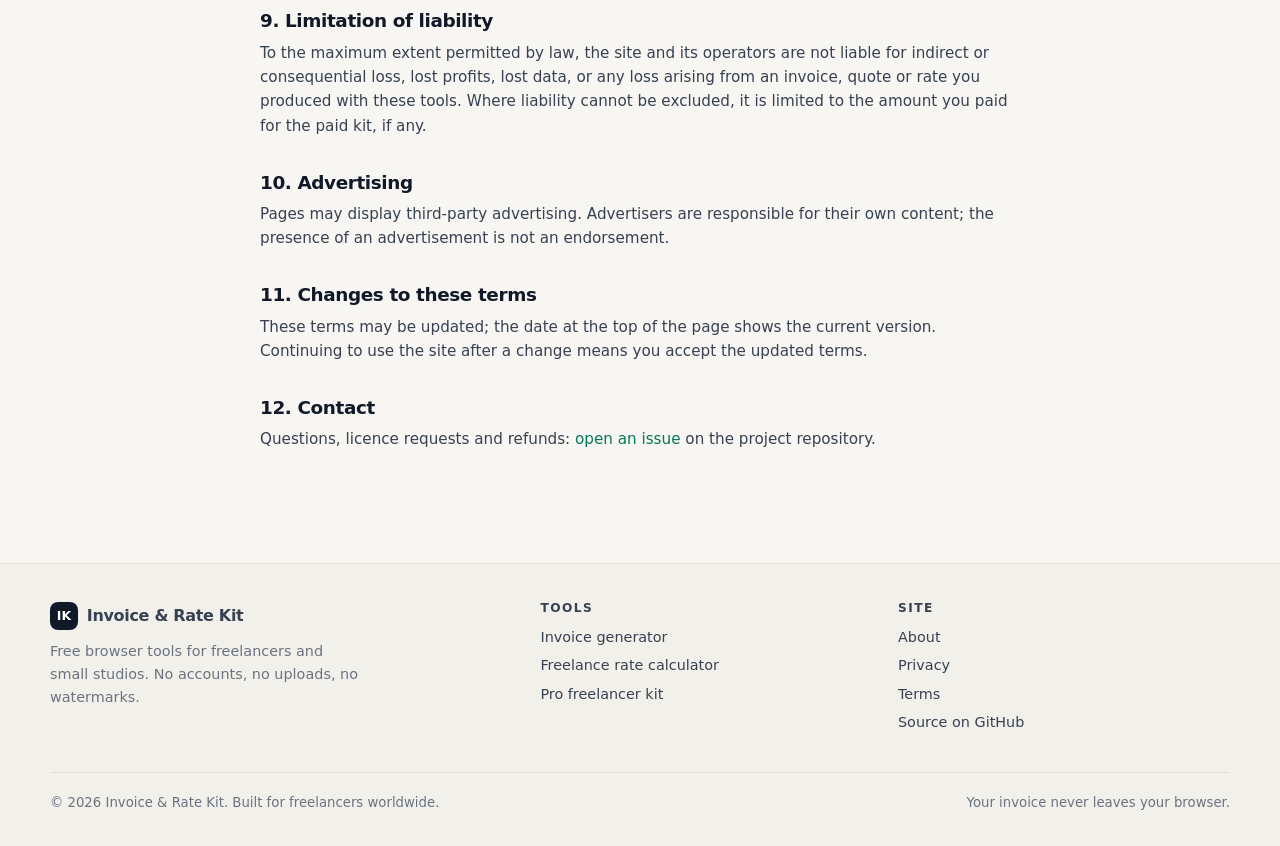
<file: terms.html>
<!DOCTYPE html>
<html lang="en">
<head>
<meta charset="utf-8">
<meta name="viewport" content="width=device-width, initial-scale=1">
<title>Terms of Use — Invoice &amp; Rate Kit</title>
<meta name="description" content="Terms of use for the free invoice generator and rate calculator, and the licence for the paid Pro Freelancer Kit: what you may do, refunds, liability.">
<link rel="canonical" href="https://wlalsrb1109-ctrl.github.io/freelance-invoice-kit/terms.html">
<meta name="theme-color" content="#f7f6f2">
<meta property="og:type" content="website">
<meta property="og:title" content="Terms of Use — Invoice &amp; Rate Kit">
<meta property="og:description" content="Free tools, a one-time paid template bundle, no tax advice. The rules in plain English.">
<meta property="og:url" content="https://wlalsrb1109-ctrl.github.io/freelance-invoice-kit/terms.html">
<link rel="icon" href="assets/img/favicon.svg" type="image/svg+xml">
<meta property="og:image" content="https://wlalsrb1109-ctrl.github.io/freelance-invoice-kit/assets/img/og-image.png">
<meta property="og:image:width" content="1200">
<meta property="og:image:height" content="630">
<link rel="stylesheet" href="assets/css/site.css">
<script async src="https://pagead2.googlesyndication.com/pagead/js/adsbygoogle.js?client=ca-pub-2460413037129320" crossorigin="anonymous"></script>
</head>
<body>
<a class="skip-link" href="#main">Skip to content</a>

<header class="site-header">
  <div class="wrap header-inner">
    <a class="brand" href="index.html">
      <span class="brand-mark" aria-hidden="true">IK</span>
      <span>Invoice &amp; Rate Kit</span>
    </a>
    <nav class="nav" aria-label="Main">
      <a href="index.html" class="nav-hide">Invoice generator</a>
      <a href="rate-calculator.html" class="nav-hide">Rate calculator</a>
      <a href="about.html" class="nav-hide">About</a>
      <a class="btn btn-accent btn-sm header-cta" href="pro.html" data-pro-link>Pro kit <span data-pro-price>$14</span></a>
    </nav>
  </div>
</header>

<main id="main" class="section">
  <div class="wrap-narrow legal">
    <h1 style="font-size:2rem">Terms of use</h1>
    <p class="muted">Last updated: 26 November 2026</p>

    <h2>1. Agreement</h2>
    <p>By using this site and its tools you agree to these terms. If you do not agree, please do not use the site.</p>

    <h2>2. The free tools</h2>
    <p>The invoice generator and the rate calculator are provided free of charge, as they are, with no account and no limit on how many invoices you create. You may use them for personal and commercial work, including invoicing your own clients. You may not resell, white-label or redistribute the tools themselves as your own product.</p>

    <h2>3. Your content stays yours</h2>
    <p>Everything you enter — business details, client details, logos, line items, amounts — remains yours. It is stored only in your browser; we claim no licence over it and cannot access it. You are responsible for keeping your own copies of anything you need, for example by saving the PDF.</p>

    <h2>4. No tax, legal or financial advice</h2>
    <p>The tools help you format an invoice and estimate a rate. They are not accounting software and do not provide tax, legal or financial advice. Tax rates, invoice requirements, VAT rules, e-invoicing obligations and employment status rules vary by country and change; you are responsible for complying with the law that applies to you and should confirm anything material with a qualified professional.</p>

    <h2>5. Accuracy of calculations</h2>
    <p>Arithmetic is performed in your browser with standard methods, and currency formatting follows your browser's locale data. No rounding scheme is universally correct: some tax authorities and clients require a specific rounding rule, and exchange rates are never applied — the currency setting only changes how figures are displayed. Check the totals on anything you send.</p>

    <h2>6. Availability</h2>
    <p>The site is provided without any guarantee of uninterrupted availability. It may change, and features may be removed or added. The free tools may be discontinued, although we will make reasonable efforts to give notice on this site first.</p>

    <h2>7. The Pro Freelancer Kit (paid)</h2>
    <ul>
      <li><strong>Licence.</strong> A one-time purchase grants you a personal, non-exclusive, non-transferable licence to use the templates for your own freelance business, on your own devices, for an unlimited number of your own invoices and projects.</li>
      <li><strong>Not permitted.</strong> Reselling, sublicensing, redistributing or publishing the templates, or using them as the basis of a product or service you sell, is not permitted without written permission.</li>
      <li><strong>Updates.</strong> The purchase includes updates to the same kit at no extra cost.</li>
      <li><strong>Delivery and merchant of record.</strong> Payments and delivery are handled by Gumroad, which acts as merchant of record and handles applicable sales tax or VAT on the sale. Their terms apply to the transaction.</li>
      <li><strong>Refunds.</strong> If the kit is not useful to you, ask within 14 days of purchase and you will be refunded. After that, digital downloads are final.</li>
    </ul>

    <h2>8. Intellectual property</h2>
    <p>The site's design, code and written content are protected by copyright. The source code is published on GitHub; where a licence file exists in that repository, that licence governs your use of the code. The templates in the paid kit are licensed to you, not sold to you.</p>

    <h2>9. Limitation of liability</h2>
    <p>To the maximum extent permitted by law, the site and its operators are not liable for indirect or consequential loss, lost profits, lost data, or any loss arising from an invoice, quote or rate you produced with these tools. Where liability cannot be excluded, it is limited to the amount you paid for the paid kit, if any.</p>

    <h2>10. Advertising</h2>
    <p>Pages may display third-party advertising. Advertisers are responsible for their own content; the presence of an advertisement is not an endorsement.</p>

    <h2>11. Changes to these terms</h2>
    <p>These terms may be updated; the date at the top of the page shows the current version. Continuing to use the site after a change means you accept the updated terms.</p>

    <h2>12. Contact</h2>
    <p>Questions, licence requests and refunds: <a href="https://github.com/wlalsrb1109-ctrl/freelance-invoice-kit/issues/new" rel="noopener">open an issue</a> on the project repository.</p>
  </div>
</main>

<footer class="site-footer">
  <div class="wrap">
    <div class="footer-grid">
      <div>
        <a class="brand" href="index.html" style="margin-bottom:.6rem">
          <span class="brand-mark" aria-hidden="true">IK</span>
          <span>Invoice &amp; Rate Kit</span>
        </a>
        <p style="max-width:34ch">Free browser tools for freelancers and small studios. No accounts, no uploads, no watermarks.</p>
      </div>
      <div>
        <h4>Tools</h4>
        <ul>
          <li><a href="index.html">Invoice generator</a></li>
          <li><a href="rate-calculator.html">Freelance rate calculator</a></li>
          <li><a href="pro.html">Pro freelancer kit</a></li>
        </ul>
      </div>
      <div>
        <h4>Site</h4>
        <ul>
          <li><a href="about.html">About</a></li>
          <li><a href="privacy.html">Privacy</a></li>
          <li><a href="terms.html">Terms</a></li>
          <li><a href="https://github.com/wlalsrb1109-ctrl/freelance-invoice-kit" rel="noopener">Source on GitHub</a></li>
        </ul>
      </div>
    </div>
    <div class="footer-bottom">
      <span>© <span data-year>2026</span> Invoice &amp; Rate Kit. Built for freelancers worldwide.</span>
      <span>Your invoice never leaves your browser.</span>
    </div>
  </div>
</footer>

<script src="assets/js/config.js" defer></script>
<script src="assets/js/app.js" defer></script>
</body>
</html>
</file>
<file: assets/css/site.css>
/* ==========================================================================
   Invoice & Rate Kit — site.css
   Palette: Cloud Dancer #F7F6F2 · Deep Ink #111827 · Emerald #059669
   ========================================================================== */

:root {
  --paper: #f7f6f2;
  --paper-2: #efece4;
  --card: #ffffff;
  --ink: #111827;
  --ink-2: #374151;
  --ink-3: #6b7280;
  --line: #e4e0d6;
  --line-strong: #d3cec0;
  --emerald: #047857;
  --emerald-mid: #059669;
  --emerald-soft: #e6f4ec;
  --danger: #b42318;
  --radius: 14px;
  --radius-sm: 9px;
  --shadow-sm: 0 1px 2px rgba(17, 24, 39, 0.05);
  --shadow: 0 1px 2px rgba(17, 24, 39, 0.04), 0 14px 40px -18px rgba(17, 24, 39, 0.25);
  --font: ui-sans-serif, system-ui, -apple-system, "Segoe UI", Roboto, "Helvetica Neue", Arial, sans-serif;
  --mono: ui-monospace, SFMono-Regular, Menlo, Consolas, "Liberation Mono", monospace;
}

*,
*::before,
*::after { box-sizing: border-box; }

html { -webkit-text-size-adjust: 100%; scroll-behavior: smooth; }

body {
  margin: 0;
  background: var(--paper);
  color: var(--ink);
  font-family: var(--font);
  font-size: 16px;
  line-height: 1.6;
  -webkit-font-smoothing: antialiased;
  text-rendering: optimizeLegibility;
}

img, svg { max-width: 100%; }

a { color: var(--emerald); text-decoration: none; }
a:hover { text-decoration: underline; }

h1, h2, h3, h4 {
  margin: 0 0 0.5em;
  line-height: 1.15;
  letter-spacing: -0.021em;
  font-weight: 650;
}
h1 { font-size: clamp(2rem, 1.35rem + 2.4vw, 3.1rem); letter-spacing: -0.03em; }
h2 { font-size: clamp(1.4rem, 1.1rem + 1.1vw, 1.9rem); }
h3 { font-size: 1.13rem; }
p { margin: 0 0 1em; }
ul, ol { margin: 0 0 1em; padding-left: 1.15em; }
li { margin-bottom: 0.4em; }
strong { font-weight: 650; }
small { font-size: 0.83rem; }

:focus-visible {
  outline: 2px solid var(--emerald-mid);
  outline-offset: 2px;
  border-radius: 4px;
}

.skip-link {
  position: absolute;
  left: -9999px;
  top: 0;
  background: var(--ink);
  color: #fff;
  padding: 0.7rem 1rem;
  z-index: 100;
}
.skip-link:focus { left: 1rem; top: 1rem; }

.wrap { width: min(1180px, 100% - 2.5rem); margin-inline: auto; }
.wrap-narrow { width: min(760px, 100% - 2.5rem); margin-inline: auto; }
.eyebrow {
  font-size: 0.76rem;
  font-weight: 700;
  letter-spacing: 0.14em;
  text-transform: uppercase;
  color: var(--emerald);
  margin: 0 0 0.9rem;
}
.lede { font-size: 1.08rem; color: var(--ink-2); max-width: 62ch; }
.muted { color: var(--ink-3); }
.center { text-align: center; }

/* ---------------- Header ---------------- */
.site-header {
  position: sticky;
  top: 0;
  z-index: 40;
  background: rgba(247, 246, 242, 0.86);
  backdrop-filter: saturate(160%) blur(10px);
  border-bottom: 1px solid var(--line);
}
.header-inner {
  display: flex;
  align-items: center;
  gap: 1.25rem;
  min-height: 64px;
  padding-block: 0.5rem;
}
.brand {
  display: inline-flex;
  align-items: center;
  gap: 0.55rem;
  font-weight: 650;
  letter-spacing: -0.02em;
  color: var(--ink);
  font-size: 1rem;
}
.brand:hover { text-decoration: none; }
.brand-mark {
  width: 28px;
  height: 28px;
  border-radius: 8px;
  background: var(--ink);
  color: #fff;
  display: grid;
  place-items: center;
  font-size: 0.78rem;
  font-weight: 700;
  letter-spacing: 0.01em;
  flex: 0 0 auto;
}
.nav {
  display: flex;
  gap: 1.4rem;
  margin-left: auto;
  align-items: center;
}
.nav a {
  color: var(--ink-2);
  font-size: 0.92rem;
  font-weight: 500;
  padding: 0.35rem 0;
}
.nav a:hover { color: var(--ink); text-decoration: none; }
.nav a[aria-current="page"] { color: var(--ink); box-shadow: inset 0 -2px 0 var(--emerald-mid); }
.header-cta { margin-left: 0.4rem; }
@media (max-width: 780px) {
  .nav .nav-hide { display: none; }
  .nav { gap: 1rem; }
}

/* ---------------- Buttons ---------------- */
.btn {
  display: inline-flex;
  align-items: center;
  justify-content: center;
  gap: 0.45rem;
  padding: 0.66rem 1.1rem;
  border-radius: 10px;
  border: 1px solid transparent;
  font: inherit;
  font-size: 0.93rem;
  font-weight: 600;
  line-height: 1.2;
  cursor: pointer;
  transition: transform 0.06s ease, background-color 0.15s ease, border-color 0.15s ease, color 0.15s ease;
  white-space: nowrap;
}
.btn:hover { text-decoration: none; }
.btn:active { transform: translateY(1px); }
.btn-primary { background: var(--ink); color: #fff; }
.btn-primary:hover { background: #0b1220; }
.btn-accent { background: var(--emerald-mid); color: #fff; }
.btn-accent:hover { background: var(--emerald); }
.btn-outline { background: transparent; border-color: var(--line-strong); color: var(--ink); }
.btn-outline:hover { background: #fff; border-color: var(--ink-3); }
.btn-ghost { background: transparent; color: var(--ink-2); padding-inline: 0.6rem; }
.btn-ghost:hover { color: var(--ink); background: var(--paper-2); }
.btn-sm { padding: 0.42rem 0.72rem; font-size: 0.84rem; border-radius: 8px; }
.btn-lg { padding: 0.85rem 1.5rem; font-size: 1rem; }
.btn[disabled] { opacity: 0.55; cursor: not-allowed; }
.btn-danger { color: var(--danger); }

/* ---------------- Hero ---------------- */
.hero { padding: clamp(2.2rem, 1.2rem + 3vw, 4rem) 0 1.6rem; }
.hero-grid {
  display: grid;
  grid-template-columns: minmax(0, 1.05fr) minmax(0, 0.95fr);
  gap: clamp(1.5rem, 3vw, 3.5rem);
  align-items: center;
}
@media (max-width: 900px) {
  .hero-grid { grid-template-columns: 1fr; }
}
.hero h1 { margin-bottom: 0.7rem; }
.hero .lede { font-size: 1.13rem; }
.hero-actions { display: flex; flex-wrap: wrap; gap: 0.7rem; margin-top: 1.5rem; }
.trust-row {
  display: flex;
  flex-wrap: wrap;
  gap: 0.4rem 1.3rem;
  margin-top: 1.6rem;
  padding: 0;
  list-style: none;
  font-size: 0.86rem;
  color: var(--ink-3);
}
.trust-row li { display: flex; align-items: center; gap: 0.4rem; margin: 0; }
.trust-row svg { flex: 0 0 auto; color: var(--emerald-mid); }

.hero-visual {
  position: relative;
  background: var(--card);
  border: 1px solid var(--line);
  border-radius: 18px;
  padding: 1rem;
  box-shadow: var(--shadow);
  transform: rotate(-0.6deg);
}
.hero-visual::after {
  content: "";
  position: absolute;
  inset: auto -6% -8% 12%;
  height: 40%;
  background: radial-gradient(60% 60% at 40% 40%, rgba(5, 150, 105, 0.16), transparent 70%);
  z-index: -1;
  filter: blur(6px);
}
.hero-visual .mini-sheet {
  border: 1px solid var(--line);
  border-radius: 10px;
  padding: 1.1rem 1.15rem 1.4rem;
  background: #fff;
  font-size: 0.78rem;
}
.mini-sheet .ms-head { display: flex; justify-content: space-between; gap: 1rem; margin-bottom: 0.9rem; }
.mini-sheet .ms-title { font-weight: 700; letter-spacing: 0.12em; font-size: 0.7rem; color: var(--ink-3); }
.mini-sheet .ms-total { font-size: 1.35rem; font-weight: 700; letter-spacing: -0.02em; }
.mini-sheet .ms-row { display: flex; justify-content: space-between; padding: 0.28rem 0; border-bottom: 1px dashed var(--line); color: var(--ink-2); }
.mini-sheet .ms-row:last-of-type { border-bottom: 0; }
.mini-sheet .ms-bar { height: 6px; border-radius: 3px; background: var(--paper-2); margin-bottom: 0.45rem; }
.mini-sheet .ms-bar.w70 { width: 70%; }
.mini-sheet .ms-bar.w45 { width: 45%; }

/* ---------------- Ad slots ---------------- */
.ad-slot { display: none; }
html[data-ads="on"] .ad-slot {
  display: block;
  margin: 1.4rem auto;
  padding: 0.5rem;
  min-height: 96px;
  border: 1px dashed var(--line-strong);
  border-radius: 10px;
  background: rgba(255, 255, 255, 0.6);
  text-align: center;
  overflow: hidden;
}
.ad-slot .ad-label {
  display: block;
  font-size: 0.68rem;
  letter-spacing: 0.12em;
  text-transform: uppercase;
  color: var(--ink-3);
  margin-bottom: 0.35rem;
}

/* ---------------- Cards & sections ---------------- */
.section { padding: clamp(2rem, 1.4rem + 2vw, 3.4rem) 0; }
.section-tight { padding: 1.6rem 0; }
.section-head { max-width: 68ch; margin-bottom: 1.8rem; }
.card {
  background: var(--card);
  border: 1px solid var(--line);
  border-radius: var(--radius);
  box-shadow: var(--shadow-sm);
}
.card-pad { padding: clamp(1.1rem, 0.9rem + 0.8vw, 1.7rem); }
.grid-3 {
  display: grid;
  grid-template-columns: repeat(auto-fit, minmax(250px, 1fr));
  gap: 1rem;
}
.grid-2 {
  display: grid;
  grid-template-columns: repeat(auto-fit, minmax(280px, 1fr));
  gap: 1rem;
}
.feature { padding: 1.25rem 1.3rem; }
.feature h3 { font-size: 1rem; margin-bottom: 0.35rem; }
.feature p { margin: 0; font-size: 0.92rem; color: var(--ink-2); }
.feature .ico {
  width: 34px; height: 34px;
  border-radius: 9px;
  display: grid; place-items: center;
  background: var(--emerald-soft);
  color: var(--emerald);
  margin-bottom: 0.8rem;
}

/* ---------------- Tool tabs ---------------- */
.tabbar {
  display: inline-flex;
  gap: 2px;
  padding: 4px;
  background: var(--paper-2);
  border: 1px solid var(--line);
  border-radius: 12px;
  margin: 0.2rem 0 1.6rem;
}
.tab {
  padding: 0.5rem 1.05rem;
  border-radius: 9px;
  font-size: 0.9rem;
  font-weight: 600;
  color: var(--ink-2);
}
.tab:hover { text-decoration: none; color: var(--ink); }
.tab.is-active { background: #fff; color: var(--ink); box-shadow: var(--shadow-sm); }
@media (max-width: 480px) {
  .tabbar { display: flex; }
  .tab { flex: 1; text-align: center; padding-inline: 0.5rem; font-size: 0.85rem; }
}

/* segmented control in the preview bar */
.seg {
  display: inline-flex;
  gap: 2px;
  padding: 3px;
  background: var(--paper-2);
  border-radius: 9px;
}
.seg-btn {
  border: 0;
  background: transparent;
  font: inherit;
  font-size: 0.78rem;
  font-weight: 600;
  color: var(--ink-3);
  padding: 0.28rem 0.6rem;
  border-radius: 7px;
  cursor: pointer;
}
.seg-btn:hover { color: var(--ink); }
.seg-btn.is-active { background: #fff; color: var(--ink); box-shadow: var(--shadow-sm); }
@media (max-width: 560px) {
  .seg-paper { margin-left: 0; }
  .preview-bar { gap: 0.4rem; }
}

/* ---------------- Tool workspace ---------------- */
.tool-shell { padding-bottom: 3rem; }
.workspace {
  display: grid;
  grid-template-columns: minmax(0, 0.86fr) minmax(0, 1.14fr);
  gap: 1.2rem;
  align-items: start;
}
@media (max-width: 1040px) {
  .workspace { grid-template-columns: 1fr; }
}
.editor { padding: 1.1rem; }
.editor-top {
  display: flex;
  align-items: baseline;
  justify-content: space-between;
  gap: 1rem;
  margin-bottom: 1rem;
}
.editor-top h2 { font-size: 1.05rem; margin: 0; }
.save-state { font-size: 0.76rem; color: var(--ink-3); font-variant-numeric: tabular-nums; }
.editor-foot {
  display: flex;
  gap: 0.4rem;
  justify-content: flex-end;
  margin-top: 1rem;
  padding-top: 0.9rem;
  border-top: 1px solid var(--line);
}

/* logo upload */
.logo-row { display: flex; gap: 0.8rem; align-items: flex-start; margin-bottom: 0.8rem; }
.logo-preview {
  width: 64px; height: 64px;
  border-radius: 10px;
  border: 1px dashed var(--line-strong);
  background: var(--paper-2);
  display: grid; place-items: center;
  font-size: 0.68rem;
  letter-spacing: 0.08em;
  text-transform: uppercase;
  color: var(--ink-3);
  overflow: hidden;
  flex: 0 0 auto;
}
.logo-preview img { width: 100%; height: 100%; object-fit: contain; background: #fff; }
.logo-actions { display: flex; flex-wrap: wrap; gap: 0.35rem; align-items: center; }
.logo-actions .hint { flex-basis: 100%; margin: 0; }

.visually-hidden {
  position: absolute !important;
  width: 1px; height: 1px;
  padding: 0; margin: -1px;
  overflow: hidden;
  clip: rect(0 0 0 0);
  white-space: nowrap;
  border: 0;
}
.check-row {
  display: flex;
  align-items: flex-start;
  gap: 0.5rem;
  margin: 0.2rem 0 0.8rem;
  font-size: 0.82rem;
  color: var(--ink-2);
}
.check-row input { margin-top: 0.22rem; }
.check-row label { margin: 0; font-weight: 500; font-size: 0.82rem; color: var(--ink-2); }
.opt { font-weight: 500; color: var(--ink-3); font-size: 0.72rem; }
kbd {
  font-family: var(--mono);
  font-size: 0.78em;
  border: 1px solid var(--line-strong);
  border-bottom-width: 2px;
  border-radius: 4px;
  padding: 0.05em 0.35em;
  background: #fff;
}
.editor-group + .editor-group { margin-top: 1.15rem; padding-top: 1.15rem; border-top: 1px solid var(--line); }
.editor-group > h3 {
  font-size: 0.78rem;
  letter-spacing: 0.12em;
  text-transform: uppercase;
  color: var(--ink-3);
  margin-bottom: 0.75rem;
  font-weight: 700;
}
.field { margin-bottom: 0.7rem; }
.field-row { display: grid; grid-template-columns: 1fr 1fr; gap: 0.7rem; }
.field-row-3 { display: grid; grid-template-columns: 1.2fr 0.8fr 0.8fr; gap: 0.6rem; }
@media (max-width: 520px) {
  .field-row, .field-row-3 { grid-template-columns: 1fr; }
}
label, .field > span {
  display: block;
  font-size: 0.79rem;
  font-weight: 600;
  color: var(--ink-2);
  margin-bottom: 0.28rem;
  letter-spacing: 0.01em;
}
.input, select.input, textarea.input {
  width: 100%;
  padding: 0.55rem 0.65rem;
  font: inherit;
  font-size: 0.92rem;
  color: var(--ink);
  background: #fff;
  border: 1px solid var(--line-strong);
  border-radius: var(--radius-sm);
  transition: border-color 0.12s ease, box-shadow 0.12s ease;
}
.input:hover { border-color: #b9b3a3; }
.input:focus {
  outline: none;
  border-color: var(--emerald-mid);
  box-shadow: 0 0 0 3px rgba(5, 150, 105, 0.14);
}
textarea.input { resize: vertical; min-height: 62px; line-height: 1.45; }
.input-num { text-align: right; font-variant-numeric: tabular-nums; }
.hint { font-size: 0.75rem; color: var(--ink-3); margin: 0.25rem 0 0; }

/* line items */
.items { border: 1px solid var(--line); border-radius: var(--radius-sm); overflow: hidden; }
.item-head, .item-row {
  display: grid;
  grid-template-columns: minmax(0, 1fr) 62px 92px 92px 30px;
  gap: 0.4rem;
  align-items: center;
}
.item-head {
  padding: 0.45rem 0.6rem;
  background: var(--paper-2);
  font-size: 0.72rem;
  font-weight: 700;
  letter-spacing: 0.08em;
  text-transform: uppercase;
  color: var(--ink-3);
}
.item-head span:nth-child(2), .item-head span:nth-child(3) { text-align: right; }
.item-head span:nth-child(4) { text-align: right; }
.item-row { padding: 0.35rem 0.6rem; border-top: 1px solid var(--line); }
.item-row .input { border-color: transparent; background: transparent; padding: 0.4rem 0.35rem; }
.item-row .input:hover { border-color: var(--line-strong); background: #fff; }
.item-row .amount {
  text-align: right;
  font-variant-numeric: tabular-nums;
  font-size: 0.9rem;
  color: var(--ink-2);
  font-weight: 600;
  padding-right: 0.2rem;
}
.icon-btn {
  border: 0;
  background: transparent;
  color: var(--ink-3);
  cursor: pointer;
  border-radius: 6px;
  width: 26px; height: 26px;
  display: grid; place-items: center;
  font-size: 1rem;
  line-height: 1;
}
.icon-btn:hover { background: #fdecea; color: var(--danger); }
.items-foot { display: flex; justify-content: space-between; align-items: center; padding: 0.5rem 0.6rem; border-top: 1px solid var(--line); background: #fff; }
@media (max-width: 560px) {
  .item-head { display: none; }
  .item-row { grid-template-columns: 1fr 1fr 30px; grid-template-areas: "desc desc del" "qty price amount"; row-gap: 0.3rem; padding: 0.55rem 0.6rem; }
  .item-row > .i-desc { grid-area: desc; }
  .item-row > .i-qty { grid-area: qty; }
  .item-row > .i-price { grid-area: price; }
  .item-row > .i-amount { grid-area: amount; }
  .item-row > .i-del { grid-area: del; }
}

/* preview column */
.preview-col { position: sticky; top: 80px; }
@media (max-width: 1040px) { .preview-col { position: static; } }
.preview-bar {
  display: flex;
  align-items: center;
  gap: 0.5rem;
  padding: 0.6rem 0.7rem;
  border-bottom: 1px solid var(--line);
  flex-wrap: wrap;
}
.preview-bar .spacer { margin-left: auto; }
.preview-frame {
  position: relative;
  overflow: hidden;
  background: var(--paper-2);
  border-radius: 0 0 var(--radius) var(--radius);
  padding: 0.9rem;
}
.sheet-scaler { position: relative; width: 100%; }

/* ---------------- The invoice sheet (A4) ---------------- */
[hidden] { display: none !important; }
.is-empty { color: #b9c0c9 !important; }
.sheet {
  width: 794px;
  min-height: 1040px;
  background: #fff;
  color: #111827;
  padding: 56px 56px 48px;
  font-size: 13px;
  line-height: 1.5;
  transform-origin: top left;
  box-shadow: 0 2px 10px rgba(17, 24, 39, 0.12);
  display: flex;
  flex-direction: column;
}
.sheet-head { display: flex; justify-content: space-between; gap: 32px; align-items: flex-start; }
.sheet-brand { display: flex; gap: 12px; align-items: flex-start; max-width: 56%; }
.sheet-logo {
  width: 44px; height: 44px;
  border-radius: 10px;
  background: #111827;
  color: #fff;
  display: grid; place-items: center;
  font-weight: 700;
  font-size: 15px;
  letter-spacing: 0.02em;
  flex: 0 0 auto;
}
.sheet-biz-name { font-size: 17px; font-weight: 700; letter-spacing: -0.01em; line-height: 1.25; }
.sheet-biz-lines { color: #4b5563; font-size: 11.5px; line-height: 1.55; margin-top: 4px; white-space: pre-line; }
.sheet-doc { text-align: right; flex: 0 0 auto; }
.sheet-doc h2 {
  font-size: 26px;
  letter-spacing: 0.14em;
  font-weight: 600;
  color: #111827;
  margin: 0 0 8px;
}
.sheet-meta { display: grid; grid-template-columns: auto auto; gap: 2px 14px; font-size: 11.5px; color: #4b5563; justify-content: end; }
.sheet-meta dt { text-align: right; }
.sheet-meta dd { margin: 0; text-align: right; font-weight: 600; color: #111827; font-variant-numeric: tabular-nums; }

.sheet-parties {
  display: grid;
  grid-template-columns: 1fr 1fr;
  gap: 24px;
  margin-top: 34px;
  padding-top: 18px;
  border-top: 1px solid #e5e7eb;
}
.party-label {
  font-size: 9.5px;
  letter-spacing: 0.16em;
  text-transform: uppercase;
  color: #6b7280;
  font-weight: 700;
  margin-bottom: 5px;
}
.party-name { font-weight: 650; font-size: 13.5px; }
.party-lines { color: #4b5563; font-size: 11.5px; white-space: pre-line; line-height: 1.5; margin-top: 2px; }

table.sheet-table { width: 100%; border-collapse: collapse; margin-top: 26px; font-size: 12px; }
table.sheet-table th {
  text-align: left;
  font-size: 9.5px;
  letter-spacing: 0.13em;
  text-transform: uppercase;
  color: #6b7280;
  font-weight: 700;
  padding: 0 0 7px;
  border-bottom: 1.5px solid #111827;
}
table.sheet-table th.num, table.sheet-table td.num { text-align: right; font-variant-numeric: tabular-nums; }
table.sheet-table td { padding: 9px 0; border-bottom: 1px solid #eef0f3; vertical-align: top; }
table.sheet-table td.desc { padding-right: 10px; }
table.sheet-table td.detail { color: #6b7280; font-size: 10.5px; }

.sheet-foot { display: flex; justify-content: flex-end; margin-top: 18px; }
.totals { width: 300px; font-size: 12px; }
.totals .trow { display: flex; justify-content: space-between; padding: 5px 0; color: #4b5563; }
.totals .trow span:last-child { font-variant-numeric: tabular-nums; color: #111827; font-weight: 550; }
.totals .trow.grand {
  margin-top: 6px;
  padding-top: 10px;
  border-top: 1.5px solid #111827;
  font-size: 16px;
  font-weight: 700;
  color: #111827;
}
.totals .trow.grand span:last-child { font-weight: 700; font-size: 17px; }
.totals .trow.due { color: #047857; font-weight: 650; }

.sheet-notes { margin-top: 30px; display: grid; grid-template-columns: 1fr 1fr; gap: 22px; font-size: 11px; color: #374151; }
.sheet-notes h4 { font-size: 9.5px; letter-spacing: 0.14em; text-transform: uppercase; color: #6b7280; margin: 0 0 4px; }
.sheet-notes p { margin: 0; white-space: pre-line; line-height: 1.55; }
.sheet-legal { margin-top: auto; padding-top: 26px; font-size: 9.5px; color: #9ca3af; display: flex; justify-content: space-between; gap: 12px; }

/* uploaded logo inside the sheet */
.sheet-logo.has-img { background: transparent; border: 0; padding: 0; }
.sheet-logo img { max-width: 44px; max-height: 44px; width: auto; height: auto; object-fit: contain; display: block; }

/* --- template: Ledger (editorial serif) --- */
.sheet.tpl-ledger { font-family: Georgia, "Times New Roman", serif; }
.sheet.tpl-ledger .sheet-doc h2 { font-family: Georgia, serif; letter-spacing: 0.22em; font-size: 22px; font-weight: 400; }
.sheet.tpl-ledger .sheet-biz-name { font-family: Georgia, serif; font-weight: 400; font-size: 19px; }
.sheet.tpl-ledger table.sheet-table th { font-family: var(--font); border-bottom: 1px solid #111827; font-size: 9px; }
.sheet.tpl-ledger table.sheet-table td { border-bottom: 1px solid #e8e4dc; }
.sheet.tpl-ledger .totals .trow.grand { border-top: 1px solid #111827; }
.sheet.tpl-ledger .sheet-logo { background: #f4f1ea; color: #111827; border-radius: 0; font-family: var(--font); }
.sheet.tpl-ledger .party-label { color: #8a8578; }

/* --- template: Emerald (brand accent) --- */
.sheet.tpl-emerald .sheet-doc h2 { color: #047857; letter-spacing: 0.16em; }
.sheet.tpl-emerald .sheet-logo { background: #047857; }
.sheet.tpl-emerald table.sheet-table th { border-bottom: 1.5px solid #047857; color: #047857; }
.sheet.tpl-emerald .totals .trow.grand { border-top: 1.5px solid #047857; }
.sheet.tpl-emerald .totals .trow.grand span:last-child { color: #047857; }
.sheet.tpl-emerald .party-label { color: #047857; }

/* ---------------- Rate calculator results ---------------- */
.currency-inline { display: flex; align-items: center; gap: 0.4rem; margin: 0; }
.currency-inline > span { margin: 0; white-space: nowrap; }
.input-mini { width: auto; padding: 0.3rem 0.4rem; font-size: 0.82rem; }
.mini-table { width: 100%; border-collapse: collapse; font-size: 0.88rem; }
.mini-table th {
  text-align: left;
  font-size: 0.7rem;
  letter-spacing: 0.09em;
  text-transform: uppercase;
  color: var(--ink-3);
  padding: 0 0 0.4rem;
  border-bottom: 1px solid var(--line);
}
.mini-table th:not(:first-child), .mini-table td:not(:first-child) { text-align: right; }
.mini-table td { padding: 0.42rem 0; border-bottom: 1px solid var(--line); color: var(--ink-2); font-variant-numeric: tabular-nums; }
.mini-table td:last-child { color: var(--ink); font-weight: 550; }
.mini-table tr:last-child td { border-bottom: 0; }
.mini-table tr.strong td { font-weight: 700; color: var(--ink); border-top: 1px solid var(--line-strong); }
.quote-out {
  display: flex;
  justify-content: space-between;
  align-items: baseline;
  gap: 1rem;
  margin-top: 0.7rem;
  padding: 0.7rem 0.8rem;
  background: var(--paper-2);
  border-radius: var(--radius-sm);
  font-size: 0.85rem;
  color: var(--ink-2);
}
.quote-out strong { font-size: 1.25rem; letter-spacing: -0.02em; color: var(--ink); font-variant-numeric: tabular-nums; }

.result-hero {
  background: var(--ink);
  color: #fff;
  border-radius: var(--radius);
  padding: 1.4rem 1.5rem;
  margin-bottom: 1rem;
}
.result-hero .rh-label { font-size: 0.76rem; letter-spacing: 0.13em; text-transform: uppercase; color: #9ca3af; font-weight: 700; }
.result-hero .rh-value { font-size: clamp(2rem, 1.4rem + 2vw, 2.9rem); font-weight: 700; letter-spacing: -0.03em; line-height: 1.1; margin: 0.35rem 0 0.2rem; font-variant-numeric: tabular-nums; }
.result-hero .rh-sub { color: #d1d5db; font-size: 0.88rem; margin: 0; }
.kpi-grid { display: grid; grid-template-columns: repeat(auto-fit, minmax(150px, 1fr)); gap: 0.6rem; }
.kpi {
  background: #fff;
  border: 1px solid var(--line);
  border-radius: var(--radius-sm);
  padding: 0.8rem 0.9rem;
}
.kpi .k-label { font-size: 0.72rem; letter-spacing: 0.09em; text-transform: uppercase; color: var(--ink-3); font-weight: 700; }
.kpi .k-value { font-size: 1.12rem; font-weight: 650; letter-spacing: -0.02em; font-variant-numeric: tabular-nums; margin-top: 0.15rem; }
.kpi .k-note { font-size: 0.74rem; color: var(--ink-3); }
.bar-split { display: flex; height: 10px; border-radius: 5px; overflow: hidden; margin: 0.9rem 0 0.5rem; background: var(--paper-2); }
.bar-split i { display: block; height: 100%; }
.legend { display: flex; flex-wrap: wrap; gap: 0.9rem; font-size: 0.78rem; color: var(--ink-2); }
.legend span { display: inline-flex; align-items: center; gap: 0.35rem; }
.legend b { width: 9px; height: 9px; border-radius: 2px; display: inline-block; }
.presets { display: flex; flex-wrap: wrap; gap: 0.4rem; margin-bottom: 0.85rem; }
.chip {
  border: 1px solid var(--line-strong);
  background: #fff;
  border-radius: 999px;
  padding: 0.28rem 0.7rem;
  font: inherit;
  font-size: 0.78rem;
  color: var(--ink-2);
  cursor: pointer;
}
.chip:hover { border-color: var(--ink-3); color: var(--ink); }
.chip[aria-pressed="true"] { background: var(--ink); color: #fff; border-color: var(--ink); }

/* ---------------- Pro upsell ---------------- */
.pro-card {
  display: grid;
  grid-template-columns: minmax(0, 1fr) auto;
  gap: 1.2rem;
  align-items: center;
  padding: 1.3rem 1.4rem;
  border-radius: var(--radius);
  background: linear-gradient(135deg, #0f2f24 0%, #111827 62%);
  color: #fff;
  border: 1px solid #0b1a16;
  box-shadow: var(--shadow);
}
.pro-card h3 { color: #fff; font-size: 1.12rem; margin-bottom: 0.3rem; }
.pro-card p { color: #c7d2cf; margin: 0; font-size: 0.9rem; }
.pro-card .pro-eyebrow { color: #6ee7b7; font-size: 0.72rem; letter-spacing: 0.14em; text-transform: uppercase; font-weight: 700; margin-bottom: 0.4rem; }
.pro-card .btn-accent { background: #6ee7b7; color: #06281f; }
.pro-card .btn-accent:hover { background: #a7f3d0; }
@media (max-width: 700px) { .pro-card { grid-template-columns: 1fr; } }

/* ---------------- Content / FAQ ---------------- */
.prose { max-width: 72ch; }
.prose h2 { margin-top: 2rem; }
.prose h3 { margin-top: 1.4rem; font-size: 1.02rem; }
.prose p, .prose li { color: var(--ink-2); }
.prose code { font-family: var(--mono); font-size: 0.86em; background: var(--paper-2); padding: 0.1em 0.35em; border-radius: 4px; }
.legal { max-width: 76ch; }
.legal h2 { font-size: 1.15rem; margin-top: 2.1rem; }
.legal p, .legal li { color: var(--ink-2); font-size: 0.95rem; }

details.faq {
  border-bottom: 1px solid var(--line);
  padding: 0.95rem 0;
}
details.faq summary {
  cursor: pointer;
  font-weight: 600;
  list-style: none;
  display: flex;
  justify-content: space-between;
  gap: 1rem;
  align-items: center;
}
details.faq summary::-webkit-details-marker { display: none; }
details.faq summary::after {
  content: "+";
  font-weight: 400;
  font-size: 1.25rem;
  color: var(--ink-3);
  line-height: 1;
}
details.faq[open] summary::after { content: "–"; }
details.faq p { margin: 0.6rem 0 0; color: var(--ink-2); font-size: 0.95rem; }

/* ---------------- Footer ---------------- */
.site-footer {
  border-top: 1px solid var(--line);
  background: #f2f0ea;
  margin-top: 3rem;
  padding: 2.4rem 0 2rem;
  font-size: 0.9rem;
  color: var(--ink-3);
}
.footer-grid { display: grid; grid-template-columns: minmax(0, 1.4fr) repeat(2, minmax(0, 1fr)); gap: 1.6rem; }
@media (max-width: 720px) { .footer-grid { grid-template-columns: 1fr 1fr; } }
.site-footer h4 { font-size: 0.76rem; letter-spacing: 0.12em; text-transform: uppercase; color: var(--ink-2); margin-bottom: 0.6rem; }
.site-footer ul { list-style: none; padding: 0; margin: 0; }
.site-footer li { margin-bottom: 0.35rem; }
.site-footer a { color: var(--ink-2); }
.footer-bottom {
  margin-top: 2rem;
  padding-top: 1.2rem;
  border-top: 1px solid var(--line);
  display: flex;
  justify-content: space-between;
  gap: 1rem;
  flex-wrap: wrap;
  font-size: 0.83rem;
  color: var(--ink-3);
}

/* ---------------- Toast ---------------- */
.toast {
  position: fixed;
  left: 50%;
  bottom: 24px;
  transform: translate(-50%, 20px);
  background: var(--ink);
  color: #fff;
  padding: 0.6rem 1rem;
  border-radius: 10px;
  font-size: 0.86rem;
  opacity: 0;
  pointer-events: none;
  transition: opacity 0.18s ease, transform 0.18s ease;
  z-index: 90;
  box-shadow: var(--shadow);
}
.toast.show { opacity: 1; transform: translate(-50%, 0); }

/* ---------------- Print (A4 PDF) ---------------- */
@media print {
  @page { size: A4; margin: 12mm; }
  html, body { background: #fff !important; margin: 0; padding: 0; }
  .site-header, .site-footer, .no-print, .ad-slot, .toast, .editor, .hero, .pro-card, .section, .preview-bar, .tabbar { display: none !important; }
  .workspace { display: block !important; }
  .preview-col { position: static !important; }
  .card { border: 0 !important; box-shadow: none !important; }
  .preview-frame { padding: 0 !important; background: #fff !important; border-radius: 0 !important; }
  .sheet-scaler { height: auto !important; }
  .sheet {
    width: 100% !important;
    min-height: 0 !important;
    padding: 0 !important;
    box-shadow: none !important;
    transform: none !important;
    font-size: 11pt;
  }
  a { color: #111827 !important; text-decoration: none !important; }
}
</file>
